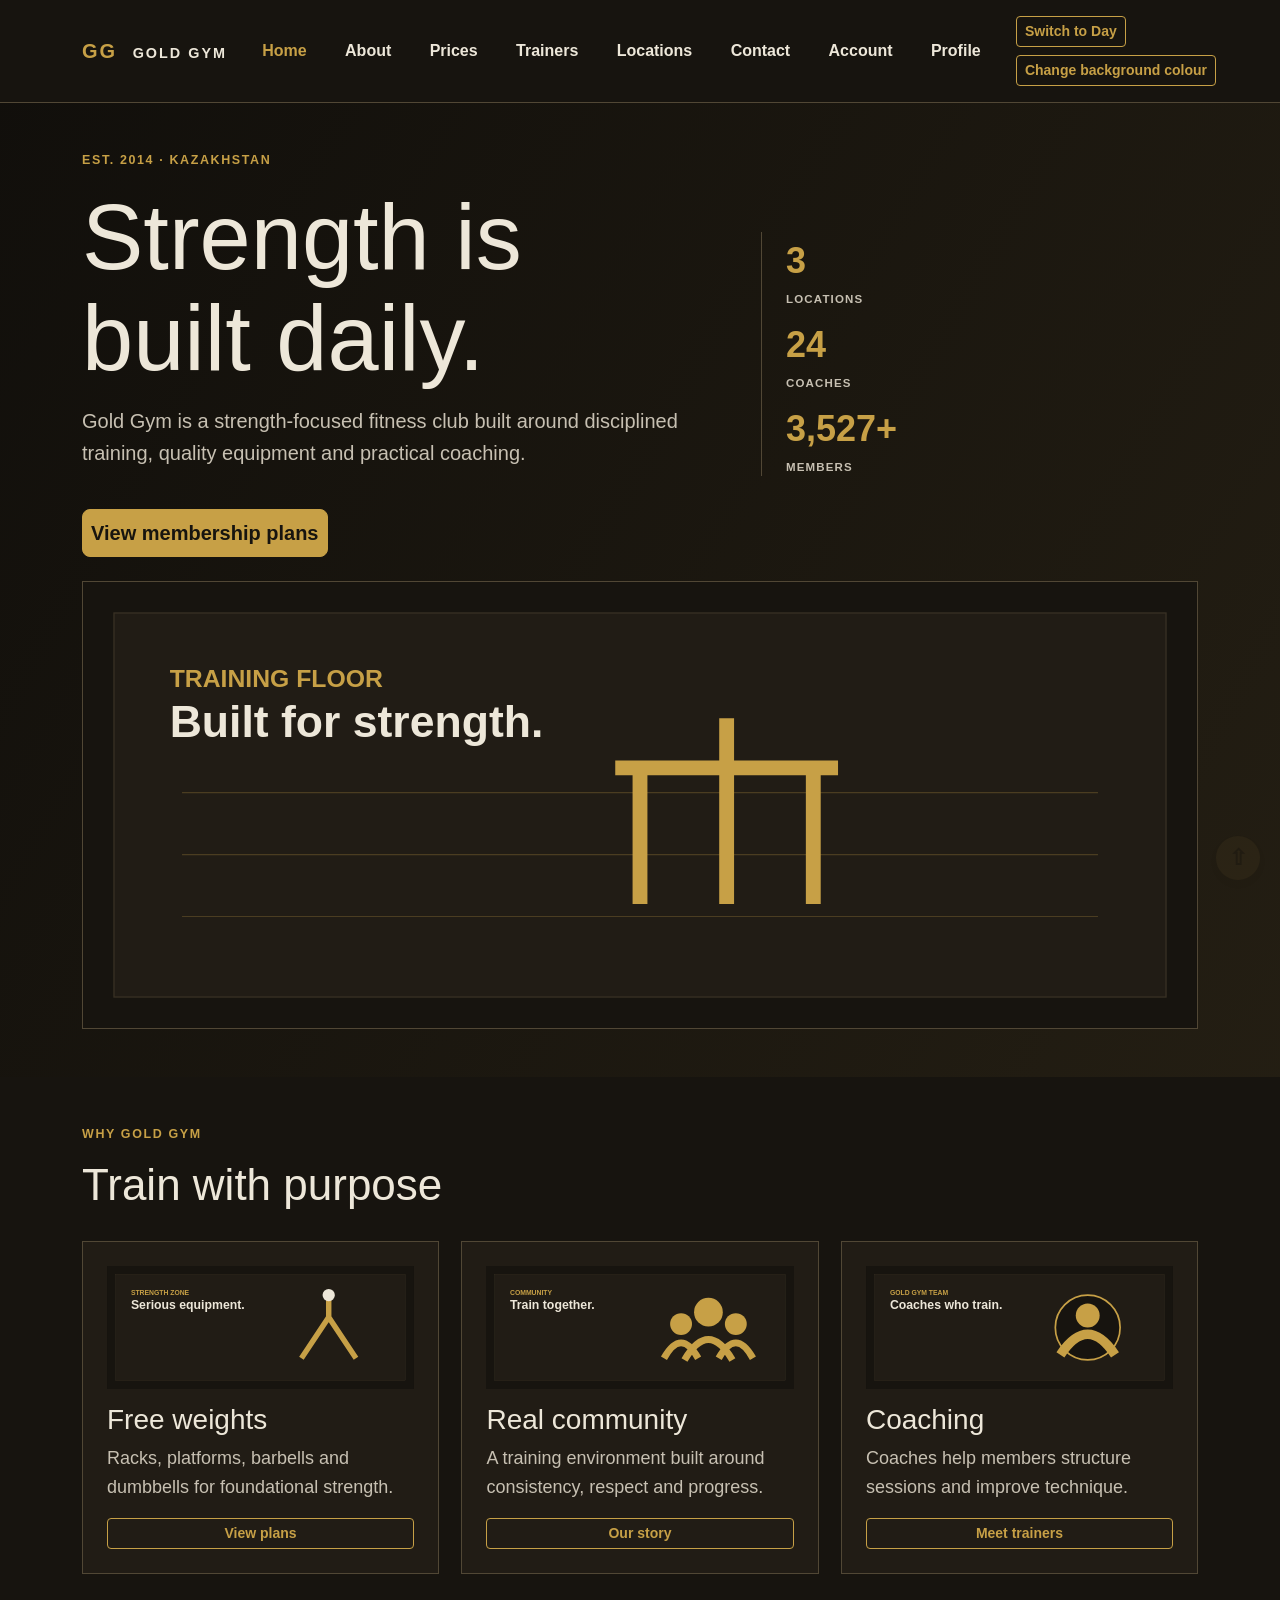
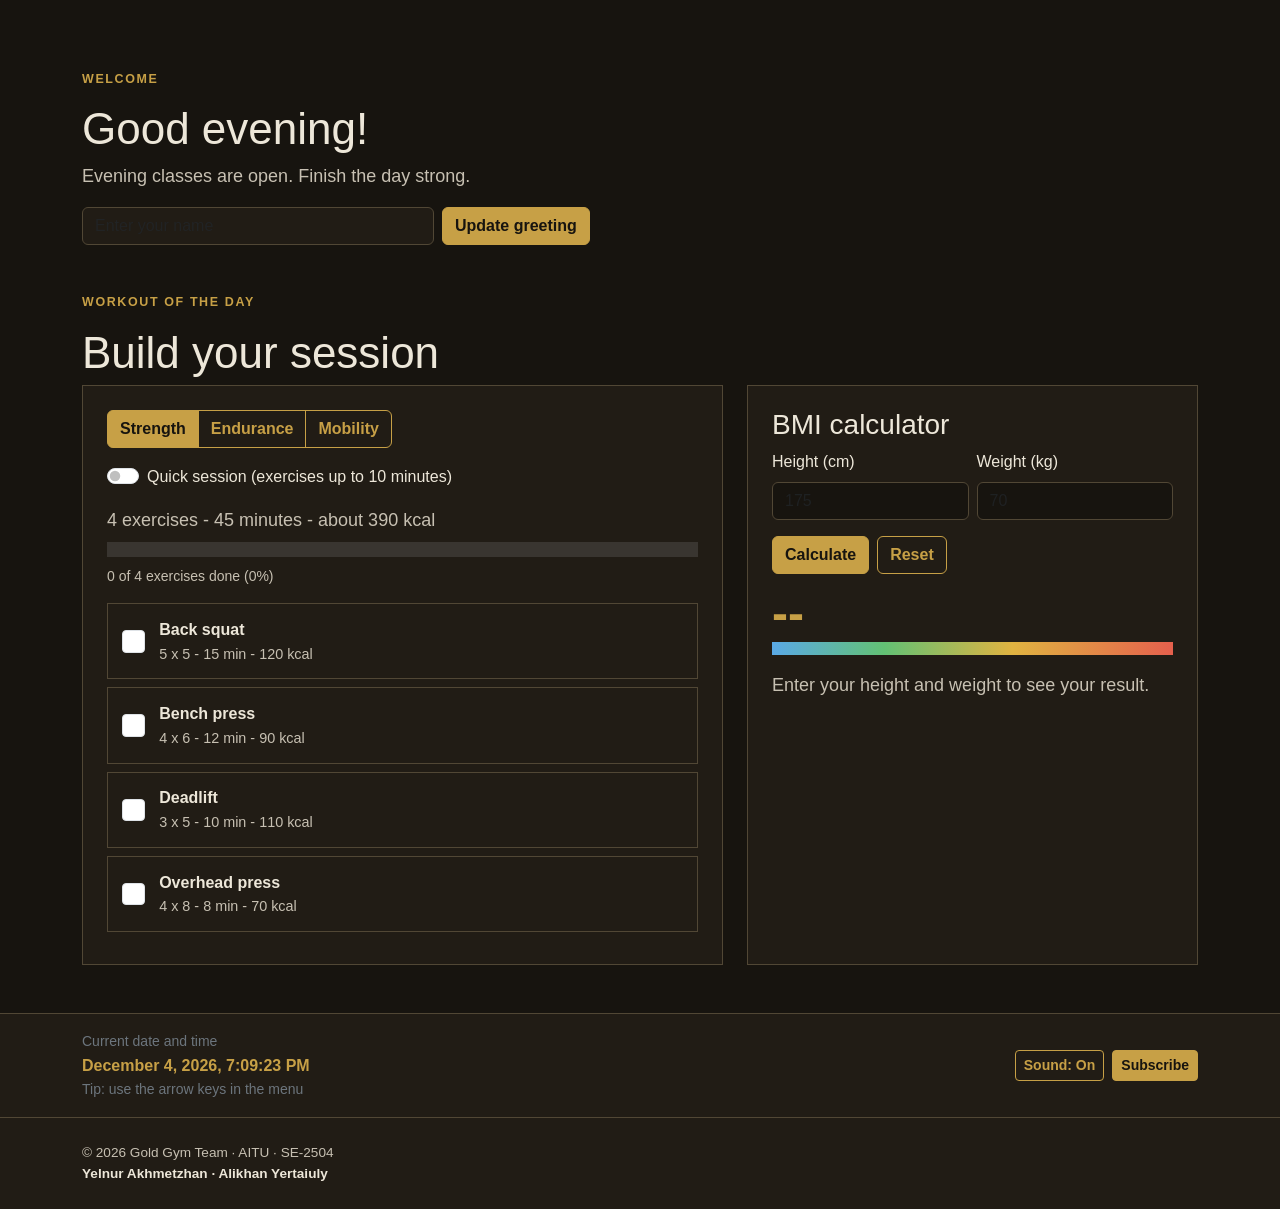
<file: index.html>
<!doctype html>
<html lang="en">
  <head>
    <!-- Team: Yelnur Akhmetzhan and Alikhan Yertaiuly | SE-2504 -->
    <meta charset="UTF-8" />
    <meta name="viewport" content="width=device-width, initial-scale=1" />
    <meta name="description" content="Gold Gym student project" />
    <title>Home | Gold Gym</title>
    <link
      href="https://cdn.jsdelivr.net/npm/bootstrap@5.3.3/dist/css/bootstrap.min.css"
      rel="stylesheet"
      integrity="sha384-QWTKZyjpPEjISv5WaRU9OFeRpok6YctnYmDr5pNlyT2bRjXh0JMhjY6hW+ALEwIH"
      crossorigin="anonymous"
    />
    <link rel="stylesheet" href="css/styles.css" />
  </head>
  <body>
    <header class="site-header sticky-top">
      <nav class="navbar navbar-expand-lg navbar-dark bg-dark py-3" aria-label="Primary navigation">
        <div class="container">
          <a class="navbar-brand logo" href="index.html">GG <span class="ms-2">GOLD GYM</span></a>
          <button
            class="navbar-toggler"
            type="button"
            data-bs-toggle="collapse"
            data-bs-target="#main-nav"
            aria-controls="main-nav"
            aria-expanded="false"
            aria-label="Toggle navigation"
          >
            <span class="navbar-toggler-icon"></span>
          </button>
          <div class="collapse navbar-collapse" id="main-nav">
            <ul class="navbar-nav ms-auto">
              <li class="nav-item">
                <a class="nav-link fw-bold px-lg-3 active" aria-current="page" href="index.html">Home</a>
              </li>
              <li class="nav-item"><a class="nav-link fw-bold px-lg-3" href="about.html">About</a></li>
              <li class="nav-item"><a class="nav-link fw-bold px-lg-3" href="prices.html">Prices</a></li>
              <li class="nav-item"><a class="nav-link fw-bold px-lg-3" href="trainers.html">Trainers</a></li>
              <li class="nav-item">
                <a class="nav-link fw-bold px-lg-3" href="locations.html">Locations</a>
              </li>
              <li class="nav-item"><a class="nav-link fw-bold px-lg-3" href="contact.html">Contact</a></li>
              <li class="nav-item"><a class="nav-link fw-bold px-lg-3" href="auth.html">Account</a></li>
              <li class="nav-item"><a class="nav-link fw-bold px-lg-3" href="profile.html">Profile</a></li>
            </ul><div class="nav-tools ms-lg-3 d-flex flex-wrap gap-2" aria-label="Theme controls"><button class="btn btn-outline-warning btn-sm" id="theme-btn" type="button" aria-pressed="false">Switch to Day</button><button class="btn btn-outline-warning btn-sm" id="bg-color-btn" type="button">Change background colour</button></div></div></div></nav>
    </header>
    <main>
      <section class="hero pt-5 pb-4 pb-lg-5">
        <div class="container">
          <div class="row align-items-center g-4 g-sm-5">
            <div class="col-md-8 col-lg-7">
              <p class="eyebrow">EST. 2014 · KAZAKHSTAN</p>
              <h1 class="mt-2 mb-3">Strength is<br />built daily.</h1>
              <p class="lead">
                Gold Gym is a strength-focused fitness club built around disciplined training, quality
                equipment and practical coaching.
              </p>
              <a class="btn btn-warning btn-lg mt-lg-4 px-sm-2" href="prices.html">View membership plans</a>
            </div>
            <div class="col-md-4 col-lg-5">
              <div class="stats ps-lg-4 pt-3 pt-lg-0">
                <b class="my-2"><span class="count" data-target="3">3</span><em>locations</em></b
                ><b class="my-2"><span class="count" data-target="27">27</span><em>coaches</em></b
                ><b class="my-2"><span class="count" data-target="4800" data-suffix="+">4,800+</span><em>members</em></b>
              </div>
            </div>
          </div>
          <img class="wide mt-4" src="images/gym-floor.svg" alt="Gold Gym training floor illustration" />
        </div>
      </section>
      <section class="container py-5">
        <p class="eyebrow">WHY GOLD GYM</p>
        <h2>Train with purpose</h2>
        <div class="responsive-card-group">
          <article>
            <img src="images/strength.svg" alt="Strength equipment illustration" />
            <h3>Free weights</h3>
            <p>Racks, platforms, barbells and dumbbells for foundational strength.</p>
            <a class="btn btn-outline-warning btn-sm mt-auto" href="prices.html">View plans</a>
          </article>
          <article>
            <img src="images/community.svg" alt="Gym community illustration" />
            <h3>Real community</h3>
            <p>A training environment built around consistency, respect and progress.</p>
            <a class="btn btn-outline-warning btn-sm mt-auto" href="about.html">Our story</a>
          </article>
          <article>
            <img src="images/team.svg" alt="Gold Gym team illustration" />
            <h3>Coaching</h3>
            <p>Coaches help members structure sessions and improve technique.</p>
            <a class="btn btn-outline-warning btn-sm mt-auto" href="trainers.html">Meet trainers</a>
          </article>
        </div>
      </section>
      <section class="container py-5 greeting-section" aria-labelledby="greeting">
        <p class="eyebrow">WELCOME</p>
        <h2 id="greeting">Welcome to Gold Gym</h2>
        <p id="greeting-sub" role="status">Tell us your name and we will greet you in person.</p>
        <form id="name-form" class="d-flex flex-wrap gap-2 interactive-form" novalidate>
          <label class="visually-hidden" for="name-input">Your name</label>
          <input class="form-control" id="name-input" type="text" placeholder="Enter your name" autocomplete="given-name" />
          <button class="btn btn-warning" type="submit">Update greeting</button>
        </form>
      </section>
      <section class="container pb-5" aria-labelledby="workout-title">
        <p class="eyebrow">WORKOUT OF THE DAY</p>
        <h2 id="workout-title">Build your session</h2>
        <div class="row g-4">
          <div class="col-lg-7">
            <div class="panel-box">
              <div class="btn-group flex-wrap" role="group" aria-label="Training goal">
                <button type="button" class="btn btn-outline-warning active" data-goal="strength" aria-pressed="true">Strength</button>
                <button type="button" class="btn btn-outline-warning" data-goal="endurance" aria-pressed="false">Endurance</button>
                <button type="button" class="btn btn-outline-warning" data-goal="mobility" aria-pressed="false">Mobility</button>
              </div>
              <div class="form-check form-switch mt-3">
                <input class="form-check-input" type="checkbox" role="switch" id="quick-only" />
                <label class="form-check-label" for="quick-only">Quick session (exercises up to 10 minutes)</label>
              </div>
              <p id="workout-summary" class="mt-3 mb-2" role="status"></p>
              <div class="progress progress-gg" role="progressbar" aria-label="Workout progress" aria-valuemin="0" aria-valuemax="100" aria-valuenow="0">
                <div class="progress-bar" id="workout-progress"></div>
              </div>
              <p id="workout-progress-text" class="small mt-2 mb-3"></p>
              <ul id="exercise-list" class="exercise-list"></ul>
            </div>
          </div>
          <div class="col-lg-5">
            <div class="panel-box">
              <h3>BMI calculator</h3>
              <form id="bmi-form" novalidate>
                <div class="row g-2">
                  <div class="col-6">
                    <label class="form-label" for="bmi-height">Height (cm)</label>
                    <input class="form-control" id="bmi-height" type="number" inputmode="decimal" placeholder="175" />
                  </div>
                  <div class="col-6">
                    <label class="form-label" for="bmi-weight">Weight (kg)</label>
                    <input class="form-control" id="bmi-weight" type="number" inputmode="decimal" placeholder="70" />
                  </div>
                </div>
                <div class="d-flex gap-2 mt-3">
                  <button class="btn btn-warning" type="submit">Calculate</button>
                  <button class="btn btn-outline-warning" id="bmi-reset" type="button">Reset</button>
                </div>
              </form>
              <p class="bmi-value mt-3 mb-1" id="bmi-value" aria-live="polite">--</p>
              <div class="bmi-bar" aria-hidden="true"><span class="bmi-marker" id="bmi-marker"></span></div>
              <p id="bmi-text" class="mt-3 mb-0" role="status">Enter your height and weight to see your result.</p>
            </div>
          </div>
        </div>
      </section>
    </main>
    <section class="tools-bar py-3" aria-label="Page tools">
      <div class="container d-flex flex-wrap align-items-center justify-content-between gap-3">
        <div><span class="text-secondary small d-block">Current date and time</span><time id="datetime">Loading…</time><span class="text-secondary small d-block">Tip: use the arrow keys in the menu</span></div>
        <div class="d-flex flex-wrap gap-2">
          
          <button class="btn btn-outline-warning btn-sm" id="sound-btn" type="button" aria-pressed="true">Sound: On</button>
          
          <button class="btn btn-warning btn-sm" type="button" data-open-popup>Subscribe</button>
        </div>
      </div>
    </section>
    <div class="popup-overlay" id="subscribe-popup" aria-hidden="true" role="dialog" aria-modal="true" aria-labelledby="popup-title">
      <div class="popup-box">
        <button class="popup-close" type="button" aria-label="Close popup">&times;</button>
        <h2 class="h3" id="popup-title">Subscribe to Gold Gym</h2>
        <p>Get training tips and club news straight to your inbox.</p>
        <form novalidate>
          <label class="form-label" for="popup-email">Email</label>
          <input class="form-control" id="popup-email" type="text" placeholder="name@mail.com" />
          <p id="popup-status" class="mt-2 mb-0" role="status"></p>
          <button class="btn btn-warning w-100 mt-3" type="submit">Subscribe</button>
        </form>
      </div>
    </div>
    <footer class="py-4">
      <div class="container">
        © 2026 Gold Gym Team · AITU · SE-2504<br /><strong
          >Yelnur Akhmetzhan · Alikhan Yertaiuly</strong
        >
      </div>
    </footer>
    <script
      src="https://cdn.jsdelivr.net/npm/bootstrap@5.3.3/dist/js/bootstrap.bundle.min.js"
      integrity="sha384-YvpcrYf0tY3lHB60NNkmXc5s9fDVZLESaAA55NDzOxhy9GkcIdslK1eN7N6jIeHz"
      crossorigin="anonymous"
    ></script>
    <script src="js/sound.js"></script>
    <script src="js/validation.js"></script>
    <script src="js/accordion.js"></script>
    <script src="js/popup.js"></script>
    <script src="js/background.js?v=4"></script>
    <script src="js/datetime.js"></script>
    <script src="js/theme.js?v=3"></script>
    <script src="js/keyboard-nav.js"></script>
    <script src="js/greeting.js"></script>
    <script src="js/workout.js"></script>
    <script src="js/bmi.js"></script>
    <script src="js/vendor/jquery-3.7.1.min.js"></script>
    <script src="js/jq-core.js"></script>
    <script src="js/jq-counters.js"></script>
  </body>
</html>
</file>
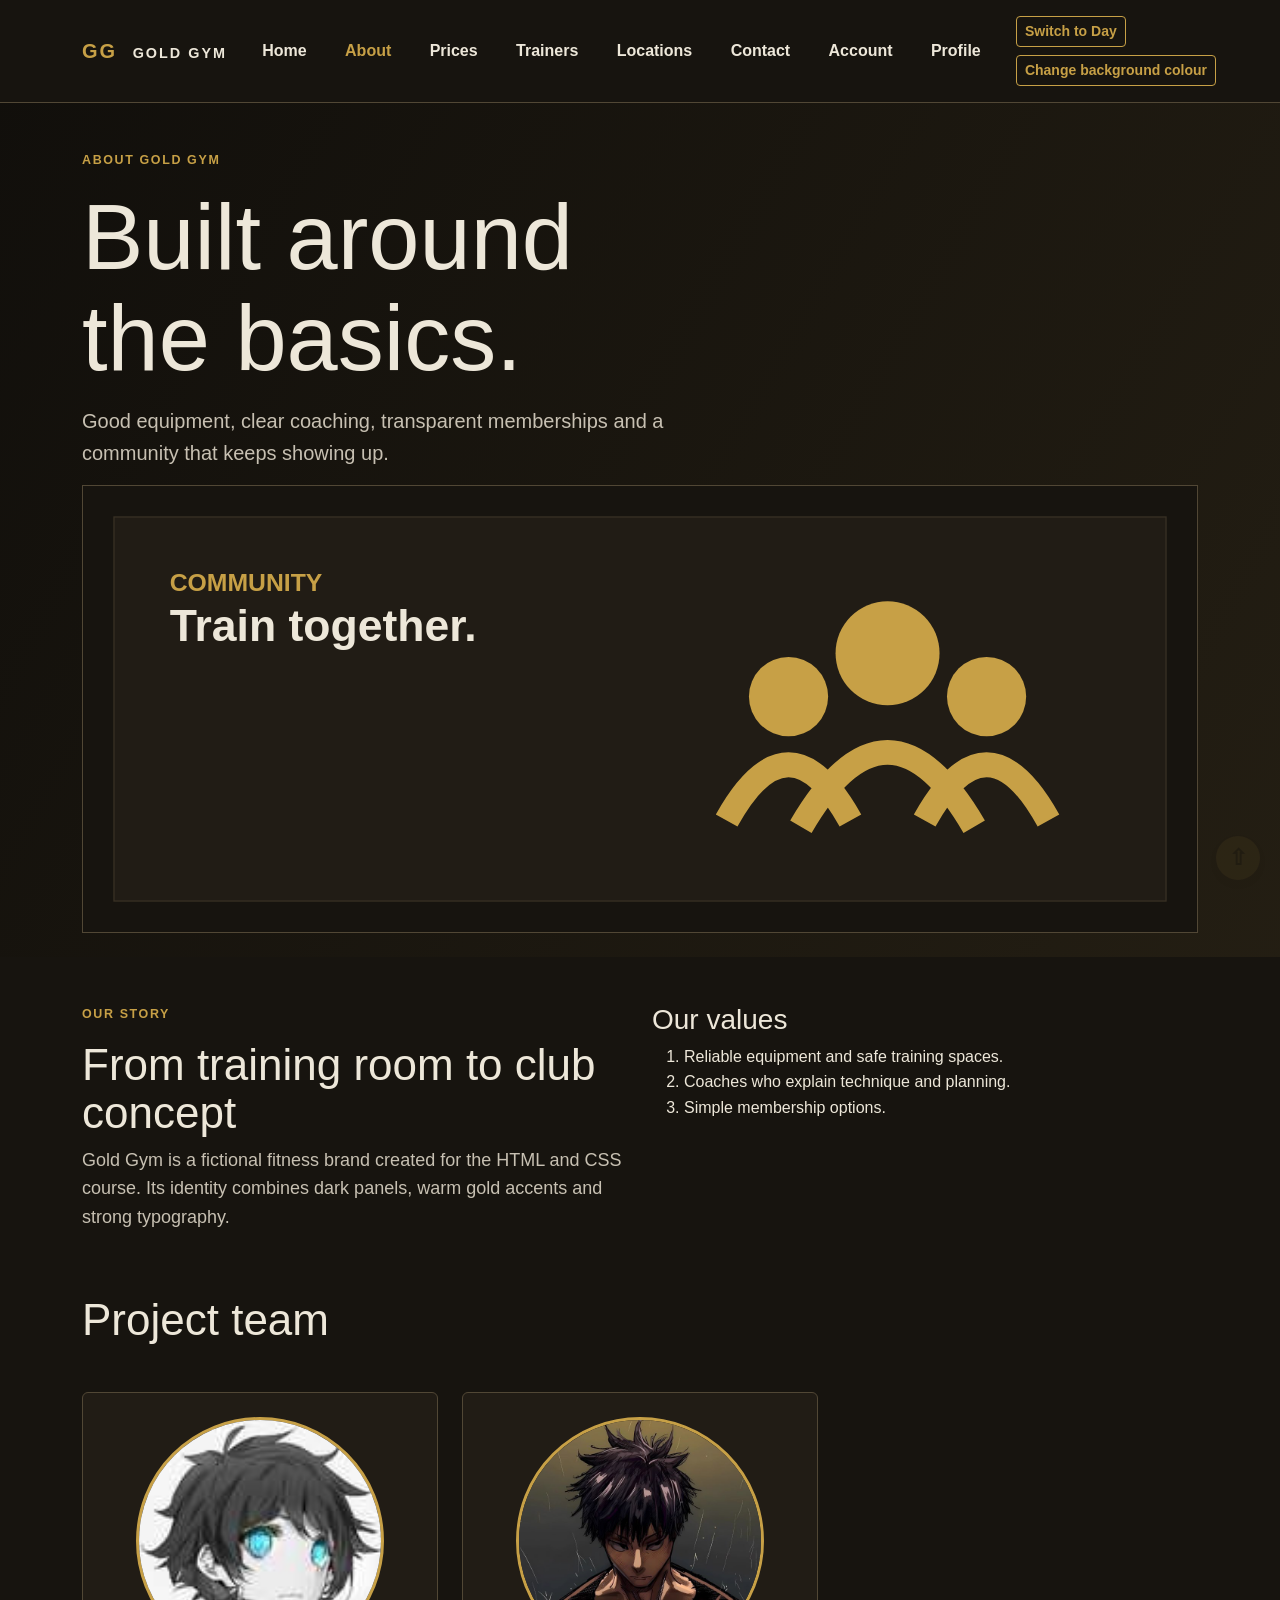
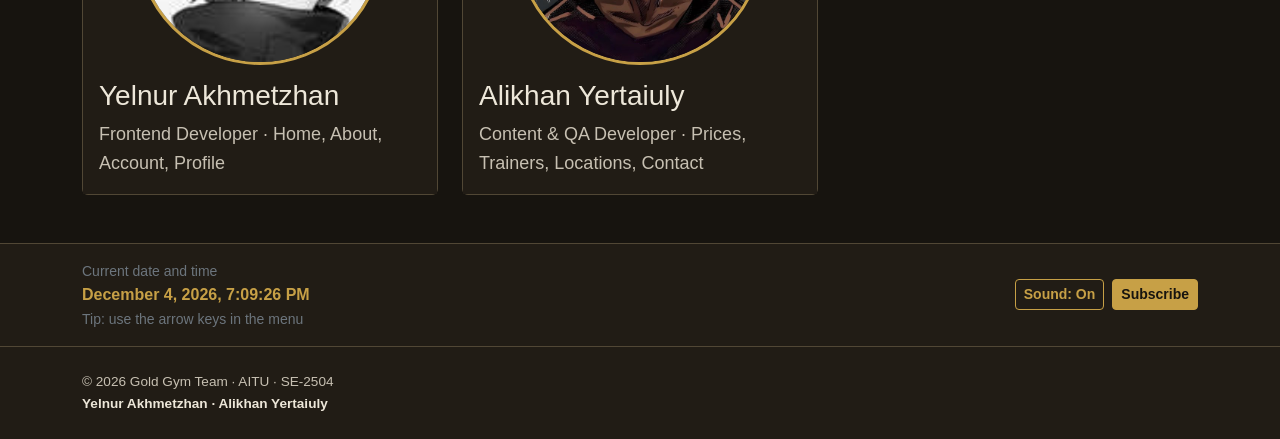
<file: about.html>
<!doctype html>
<html lang="en">
  <head>
    <!-- Team: Yelnur Akhmetzhan and Alikhan Yertaiuly | SE-2504 -->
    <meta charset="UTF-8" />
    <meta name="viewport" content="width=device-width, initial-scale=1" />
    <meta name="description" content="Gold Gym student project" />
    <title>About | Gold Gym</title>
    <link
      href="https://cdn.jsdelivr.net/npm/bootstrap@5.3.3/dist/css/bootstrap.min.css"
      rel="stylesheet"
      integrity="sha384-QWTKZyjpPEjISv5WaRU9OFeRpok6YctnYmDr5pNlyT2bRjXh0JMhjY6hW+ALEwIH"
      crossorigin="anonymous"
    />
    <link rel="stylesheet" href="css/styles.css" />
  </head>
  <body>
    <header class="site-header sticky-top">
      <nav class="navbar navbar-expand-lg navbar-dark bg-dark py-3" aria-label="Primary navigation">
        <div class="container">
          <a class="navbar-brand logo" href="index.html">GG <span class="ms-2">GOLD GYM</span></a>
          <button
            class="navbar-toggler"
            type="button"
            data-bs-toggle="collapse"
            data-bs-target="#main-nav"
            aria-controls="main-nav"
            aria-expanded="false"
            aria-label="Toggle navigation"
          >
            <span class="navbar-toggler-icon"></span>
          </button>
          <div class="collapse navbar-collapse" id="main-nav">
            <ul class="navbar-nav ms-auto">
              <li class="nav-item"><a class="nav-link fw-bold px-lg-3" href="index.html">Home</a></li>
              <li class="nav-item">
                <a class="nav-link fw-bold px-lg-3 active" aria-current="page" href="about.html">About</a>
              </li>
              <li class="nav-item"><a class="nav-link fw-bold px-lg-3" href="prices.html">Prices</a></li>
              <li class="nav-item"><a class="nav-link fw-bold px-lg-3" href="trainers.html">Trainers</a></li>
              <li class="nav-item">
                <a class="nav-link fw-bold px-lg-3" href="locations.html">Locations</a>
              </li>
              <li class="nav-item"><a class="nav-link fw-bold px-lg-3" href="contact.html">Contact</a></li>
              <li class="nav-item"><a class="nav-link fw-bold px-lg-3" href="auth.html">Account</a></li>
              <li class="nav-item"><a class="nav-link fw-bold px-lg-3" href="profile.html">Profile</a></li>
            </ul><div class="nav-tools ms-lg-3 d-flex flex-wrap gap-2" aria-label="Theme controls"><button class="btn btn-outline-warning btn-sm" id="theme-btn" type="button" aria-pressed="false">Switch to Day</button><button class="btn btn-outline-warning btn-sm" id="bg-color-btn" type="button">Change background colour</button></div></div></div></nav>
    </header>
    <main>
      <section class="hero pt-5 pb-4">
        <div class="container">
          <p class="eyebrow">ABOUT GOLD GYM</p>
          <h1 class="mt-2 mb-3">Built around<br />the basics.</h1>
          <p class="lead">
            Good equipment, clear coaching, transparent memberships and a community that keeps showing up.
          </p>
          <img class="wide" src="images/community.svg" alt="Gold Gym community illustration" />
        </div>
      </section>
      <section class="container py-5">
        <div class="row g-4 align-items-start">
          <div class="col-md-6 col-lg-6">
            <p class="eyebrow">OUR STORY</p>
            <h2>From training room to club concept</h2>
            <p>
              Gold Gym is a fictional fitness brand created for the HTML and CSS course. Its identity combines
              dark panels, warm gold accents and strong typography.
            </p>
          </div>
          <div class="col-md-6 col-lg-6">
            <h3>Our values</h3>
            <ol>
              <li>Reliable equipment and safe training spaces.</li>
              <li>Coaches who explain technique and planning.</li>
              <li>Simple membership options.</li>
            </ol>
          </div>
        </div>
        <h2 class="mt-5">Project team</h2>
        <div class="row row-cols-1 row-cols-md-3 g-4 mt-lg-4">
          <div class="col">
            <article class="card gym-card h-100">
              <img src="images/yelnur.jpg" class="card-img-top round mt-4 mx-auto" alt="Yelnur Akhmetzhan" />
              <div class="card-body">
                <h3 class="card-title">Yelnur Akhmetzhan</h3>
                <p class="card-text">Frontend Developer · Home, About, Account, Profile</p>
              </div>
            </article>
          </div>
          <div class="col">
            <article class="card gym-card h-100">
              <img src="images/alikhan.jpg" class="card-img-top round mt-4 mx-auto" alt="Alikhan Yertaiuly" />
              <div class="card-body">
                <h3 class="card-title">Alikhan Yertaiuly</h3>
                <p class="card-text">Content & QA Developer · Prices, Trainers, Locations, Contact</p>
              </div>
            </article>
          </div>
        </div>
      </section>
    </main>
    <section class="tools-bar py-3" aria-label="Page tools">
      <div class="container d-flex flex-wrap align-items-center justify-content-between gap-3">
        <div><span class="text-secondary small d-block">Current date and time</span><time id="datetime">Loading…</time><span class="text-secondary small d-block">Tip: use the arrow keys in the menu</span></div>
        <div class="d-flex flex-wrap gap-2">
          
          <button class="btn btn-outline-warning btn-sm" id="sound-btn" type="button" aria-pressed="true">Sound: On</button>
          
          <button class="btn btn-warning btn-sm" type="button" data-open-popup>Subscribe</button>
        </div>
      </div>
    </section>
    <div class="popup-overlay" id="subscribe-popup" aria-hidden="true" role="dialog" aria-modal="true" aria-labelledby="popup-title">
      <div class="popup-box">
        <button class="popup-close" type="button" aria-label="Close popup">&times;</button>
        <h2 class="h3" id="popup-title">Subscribe to Gold Gym</h2>
        <p>Get training tips and club news straight to your inbox.</p>
        <form novalidate>
          <label class="form-label" for="popup-email">Email</label>
          <input class="form-control" id="popup-email" type="text" placeholder="name@mail.com" />
          <p id="popup-status" class="mt-2 mb-0" role="status"></p>
          <button class="btn btn-warning w-100 mt-3" type="submit">Subscribe</button>
        </form>
      </div>
    </div>
    <footer class="py-4">
      <div class="container">
        © 2026 Gold Gym Team · AITU · SE-2504<br /><strong
          >Yelnur Akhmetzhan · Alikhan Yertaiuly</strong
        >
      </div>
    </footer>
    <script
      src="https://cdn.jsdelivr.net/npm/bootstrap@5.3.3/dist/js/bootstrap.bundle.min.js"
      integrity="sha384-YvpcrYf0tY3lHB60NNkmXc5s9fDVZLESaAA55NDzOxhy9GkcIdslK1eN7N6jIeHz"
      crossorigin="anonymous"
    ></script>
    <script src="js/sound.js"></script>
    <script src="js/validation.js"></script>
    <script src="js/accordion.js"></script>
    <script src="js/popup.js"></script>
    <script src="js/background.js?v=4"></script>
    <script src="js/datetime.js"></script>
    <script src="js/theme.js?v=3"></script>
    <script src="js/keyboard-nav.js"></script>
    <script src="js/vendor/jquery-3.7.1.min.js"></script>
    <script src="js/jq-core.js"></script>
    <script src="js/jq-about.js"></script>
  </body>
</html>
</file>
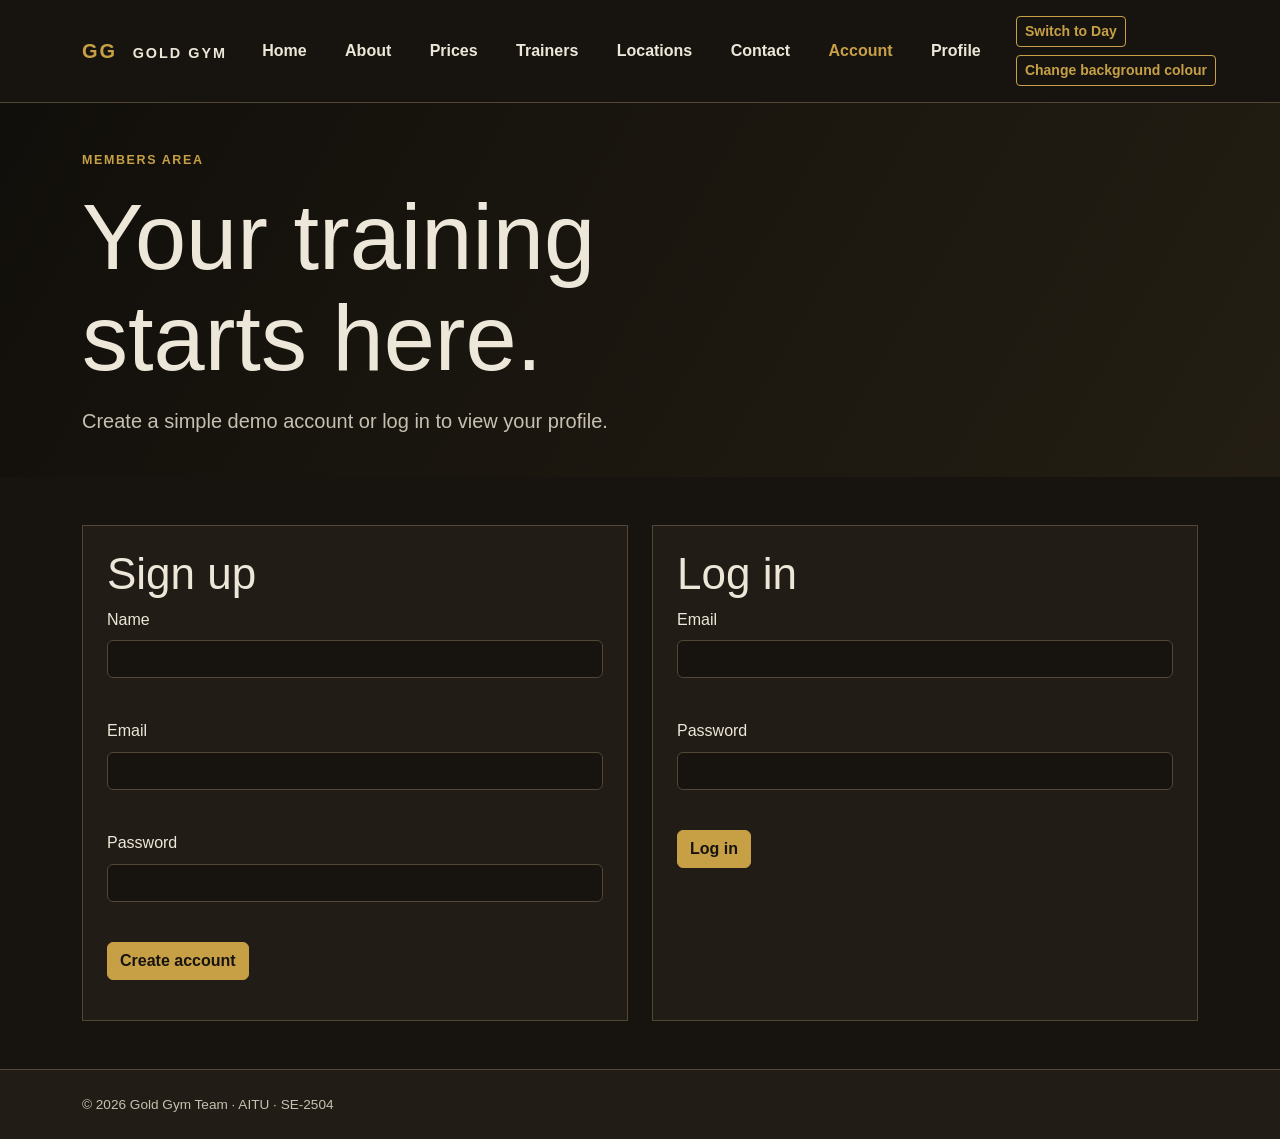
<file: auth.html>
<!doctype html>
<html lang="en">
  <head>
    <meta charset="UTF-8" />
    <meta name="viewport" content="width=device-width, initial-scale=1" />
    <meta name="description" content="Gold Gym account access" />
    <title>Account | Gold Gym</title>
    <link href="https://cdn.jsdelivr.net/npm/bootstrap@5.3.3/dist/css/bootstrap.min.css" rel="stylesheet" />
    <link rel="stylesheet" href="css/styles.css" />
  </head>
  <body>
    <header class="site-header sticky-top">
      <nav class="navbar navbar-expand-lg navbar-dark bg-dark py-3" aria-label="Primary navigation">
        <div class="container">
          <a class="navbar-brand logo" href="index.html">GG <span class="ms-2">GOLD GYM</span></a>
          <button class="navbar-toggler" type="button" data-bs-toggle="collapse" data-bs-target="#main-nav" aria-label="Toggle navigation"><span class="navbar-toggler-icon"></span></button>
          <div class="collapse navbar-collapse" id="main-nav">
            <ul class="navbar-nav ms-auto">
              <li class="nav-item"><a class="nav-link fw-bold px-lg-3" href="index.html">Home</a></li>
              <li class="nav-item"><a class="nav-link fw-bold px-lg-3" href="about.html">About</a></li>
              <li class="nav-item"><a class="nav-link fw-bold px-lg-3" href="prices.html">Prices</a></li>
              <li class="nav-item"><a class="nav-link fw-bold px-lg-3" href="trainers.html">Trainers</a></li>
              <li class="nav-item"><a class="nav-link fw-bold px-lg-3" href="locations.html">Locations</a></li>
              <li class="nav-item"><a class="nav-link fw-bold px-lg-3" href="contact.html">Contact</a></li>
              <li class="nav-item"><a class="nav-link fw-bold px-lg-3 active" aria-current="page" href="auth.html">Account</a></li>
              <li class="nav-item"><a class="nav-link fw-bold px-lg-3" href="profile.html">Profile</a></li>
            </ul><div class="nav-tools ms-lg-3 d-flex flex-wrap gap-2" aria-label="Theme controls"><button class="btn btn-outline-warning btn-sm" id="theme-btn" type="button" aria-pressed="false">Switch to Day</button><button class="btn btn-outline-warning btn-sm" id="bg-color-btn" type="button">Change background colour</button></div></div></div></nav>
    </header>
    <main>
      <section class="hero pt-5 pb-4"><div class="container"><p class="eyebrow">MEMBERS AREA</p><h1 class="mt-2 mb-3">Your training<br />starts here.</h1><p class="lead">Create a simple demo account or log in to view your profile.</p></div></section>
      <section class="container py-5"><div class="row g-4">
        <div class="col-md-6"><form id="signup-form" class="panel-box" novalidate><h2>Sign up</h2>
          <label class="form-label" for="signup-name">Name</label><input class="form-control mb-1" id="signup-name" type="text" autocomplete="name" /><div class="error-text" id="signup-name-error"></div>
          <label class="form-label mt-3" for="signup-email">Email</label><input class="form-control mb-1" id="signup-email" type="text" autocomplete="email" /><div class="error-text" id="signup-email-error"></div>
          <label class="form-label mt-3" for="signup-password">Password</label><input class="form-control mb-1" id="signup-password" type="password" autocomplete="new-password" /><div class="error-text" id="signup-password-error"></div>
          <button class="btn btn-warning mt-3" type="submit">Create account</button><p id="signup-status" class="mt-3 mb-0" role="status"></p>
        </form></div>
        <div class="col-md-6"><form id="login-form" class="panel-box" novalidate><h2>Log in</h2>
          <label class="form-label" for="login-email">Email</label><input class="form-control mb-1" id="login-email" type="text" autocomplete="email" /><div class="error-text" id="login-email-error"></div>
          <label class="form-label mt-3" for="login-password">Password</label><input class="form-control mb-1" id="login-password" type="password" autocomplete="current-password" /><div class="error-text" id="login-password-error"></div>
          <button class="btn btn-warning mt-3" type="submit">Log in</button><p id="login-status" class="mt-3 mb-0" role="status"></p>
        </form></div>
      </div></section>
    </main>
    <footer class="py-4"><div class="container">© 2026 Gold Gym Team · AITU · SE-2504</div></footer>
    <script src="https://cdn.jsdelivr.net/npm/bootstrap@5.3.3/dist/js/bootstrap.bundle.min.js"></script>
    <script src="js/sound.js"></script><script src="js/background.js?v=4"></script><script src="js/theme.js?v=3"></script><script src="js/auth.js"></script>
  </body>
</html>
</file>
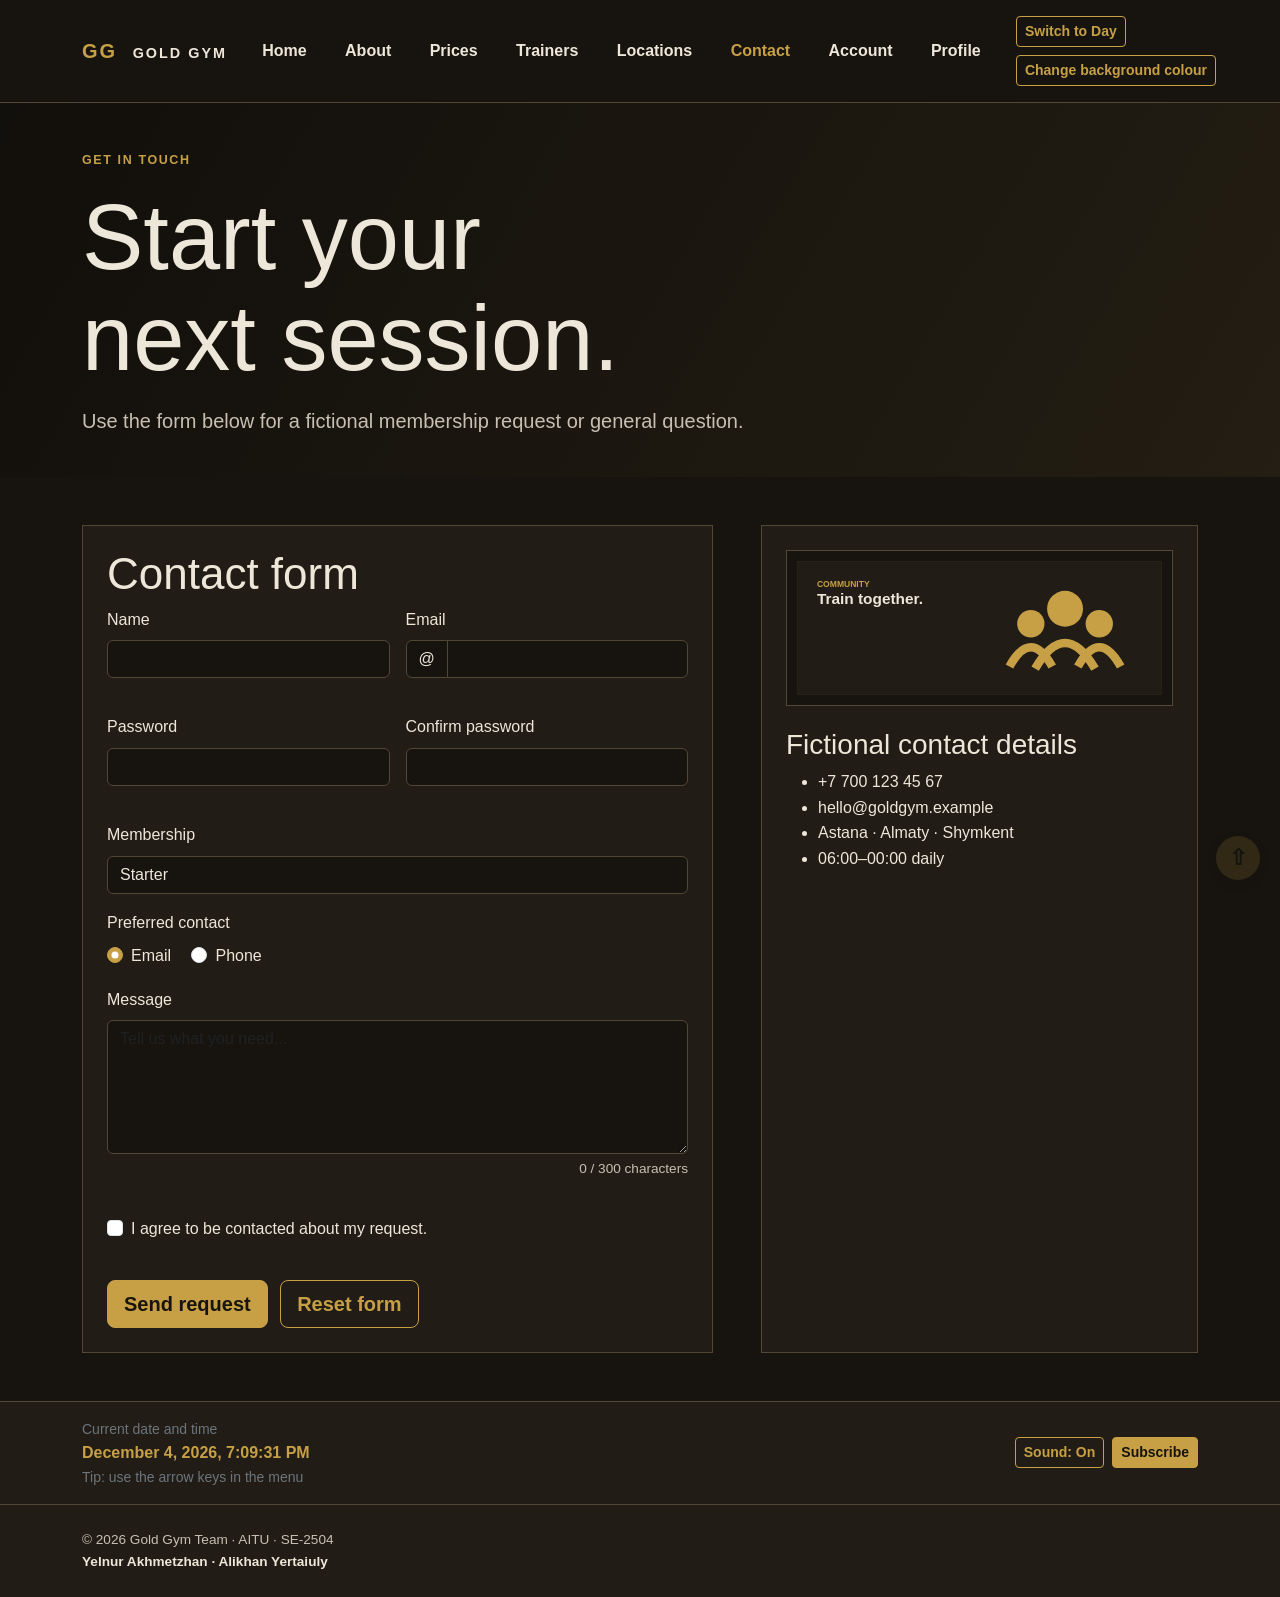
<file: contact.html>
<!doctype html>
<html lang="en">
  <head>
    <!-- Team: Yelnur Akhmetzhan and Alikhan Yertaiuly | SE-2504 -->
    <meta charset="UTF-8" />
    <meta name="viewport" content="width=device-width, initial-scale=1" />
    <meta name="description" content="Gold Gym student project" />
    <title>Contact | Gold Gym</title>
    <link
      href="https://cdn.jsdelivr.net/npm/bootstrap@5.3.3/dist/css/bootstrap.min.css"
      rel="stylesheet"
      integrity="sha384-QWTKZyjpPEjISv5WaRU9OFeRpok6YctnYmDr5pNlyT2bRjXh0JMhjY6hW+ALEwIH"
      crossorigin="anonymous"
    />
    <link rel="stylesheet" href="css/styles.css" />
  </head>
  <body>
    <header class="site-header sticky-top">
      <nav class="navbar navbar-expand-lg navbar-dark bg-dark py-3" aria-label="Primary navigation">
        <div class="container">
          <a class="navbar-brand logo" href="index.html">GG <span class="ms-2">GOLD GYM</span></a>
          <button
            class="navbar-toggler"
            type="button"
            data-bs-toggle="collapse"
            data-bs-target="#main-nav"
            aria-controls="main-nav"
            aria-expanded="false"
            aria-label="Toggle navigation"
          >
            <span class="navbar-toggler-icon"></span>
          </button>
          <div class="collapse navbar-collapse" id="main-nav">
            <ul class="navbar-nav ms-auto">
              <li class="nav-item"><a class="nav-link fw-bold px-lg-3" href="index.html">Home</a></li>
              <li class="nav-item"><a class="nav-link fw-bold px-lg-3" href="about.html">About</a></li>
              <li class="nav-item"><a class="nav-link fw-bold px-lg-3" href="prices.html">Prices</a></li>
              <li class="nav-item"><a class="nav-link fw-bold px-lg-3" href="trainers.html">Trainers</a></li>
              <li class="nav-item">
                <a class="nav-link fw-bold px-lg-3" href="locations.html">Locations</a>
              </li>
              <li class="nav-item">
                <a class="nav-link fw-bold px-lg-3 active" aria-current="page" href="contact.html">Contact</a>
              </li>
              <li class="nav-item"><a class="nav-link fw-bold px-lg-3" href="auth.html">Account</a></li>
              <li class="nav-item"><a class="nav-link fw-bold px-lg-3" href="profile.html">Profile</a></li>
            </ul><div class="nav-tools ms-lg-3 d-flex flex-wrap gap-2" aria-label="Theme controls"><button class="btn btn-outline-warning btn-sm" id="theme-btn" type="button" aria-pressed="false">Switch to Day</button><button class="btn btn-outline-warning btn-sm" id="bg-color-btn" type="button">Change background colour</button></div></div></div></nav>
    </header>
    <main>
      <section class="hero pt-5 pb-4">
        <div class="container">
          <p class="eyebrow">GET IN TOUCH</p>
          <h1 class="mt-2 mb-3">Start your<br />next session.</h1>
          <p class="lead">Use the form below for a fictional membership request or general question.</p>
        </div>
      </section>
      <section class="container py-5">
        <div class="row g-4 g-sm-5">
          <div class="col-md-7 col-lg-7">
            <form class="contact-form p-4" id="contact-form" action="#" method="post" novalidate>
              <h2>Contact form</h2>
              <div class="row g-3">
                <div class="col-md-6">
                  <label class="form-label" for="name">Name</label
                  ><input class="form-control" id="name" name="name" type="text" autocomplete="name" /><div class="error-text" id="name-error" role="alert"></div>
                </div>
                <div class="col-md-6">
                  <label class="form-label" for="email">Email</label>
                  <div class="input-group">
                    <span class="input-group-text">@</span
                    ><input class="form-control" id="email" name="email" type="text" autocomplete="email" />
                  </div>
                  <div class="error-text" id="email-error" role="alert"></div>
                </div>
                <div class="col-md-6">
                  <label class="form-label" for="password">Password</label>
                  <input class="form-control" id="password" name="password" type="password" autocomplete="new-password" />
                  <div class="error-text" id="password-error" role="alert"></div>
                </div>
                <div class="col-md-6">
                  <label class="form-label" for="confirm">Confirm password</label>
                  <input class="form-control" id="confirm" name="confirm" type="password" autocomplete="new-password" />
                  <div class="error-text" id="confirm-error" role="alert"></div>
                </div>
                <div class="col-12">
                  <label class="form-label" for="plan">Membership</label
                  ><select class="form-select" id="plan" name="plan">
                    <option>Starter</option>
                    <option>Standard</option>
                    <option>Performance</option>
                  </select>
                </div>
                <fieldset class="col-12">
                  <legend class="fs-6">Preferred contact</legend>
                  <div class="form-check form-check-inline">
                    <input
                      class="form-check-input"
                      type="radio"
                      name="contact"
                      id="email-contact"
                      value="email"
                      checked
                    /><label class="form-check-label" for="email-contact">Email</label>
                  </div>
                  <div class="form-check form-check-inline">
                    <input
                      class="form-check-input"
                      type="radio"
                      name="contact"
                      id="phone-contact"
                      value="phone"
                    /><label class="form-check-label" for="phone-contact">Phone</label>
                  </div>
                </fieldset>
                <div class="col-12">
                  <label class="form-label" for="message">Message</label
                  ><textarea
                    class="form-control"
                    id="message"
                    name="message"
                    rows="5"
                    placeholder="Tell us what you need..."
                  ></textarea>
                  <div class="error-text" id="message-error" role="alert"></div>
                </div>
                <div class="col-12">
                  <div class="form-check">
                    <input
                      class="form-check-input"
                      type="checkbox"
                      id="consent"
                      name="consent"
                    /><label class="form-check-label" for="consent"
                      >I agree to be contacted about my request.</label
                    >
                    <div class="error-text" id="consent-error" role="alert"></div>
                  </div>
                </div>
                <div class="col-12">
                  <button class="btn btn-warning btn-lg" type="submit">Send request</button>
                  <button class="btn btn-outline-warning btn-lg ms-2" id="contact-reset" type="button">Reset form</button>
                  <div id="form-status" role="status"></div>
                </div>
              </div>
            </form>
          </div>
          <aside class="col-md-5 col-lg-5">
            <div class="location-panel p-4 h-100">
              <img class="wide mt-0" src="images/community.svg" alt="Gold Gym contact illustration" />
              <h2 class="h3 mt-4">Fictional contact details</h2>
              <ul>
                <li>+7 700 123 45 67</li>
                <li>hello@goldgym.example</li>
                <li>Astana · Almaty · Shymkent</li>
                <li>06:00–00:00 daily</li>
              </ul>
            </div>
          </aside>
        </div>
      </section>
    </main>
    <section class="tools-bar py-3" aria-label="Page tools">
      <div class="container d-flex flex-wrap align-items-center justify-content-between gap-3">
        <div><span class="text-secondary small d-block">Current date and time</span><time id="datetime">Loading…</time><span class="text-secondary small d-block">Tip: use the arrow keys in the menu</span></div>
        <div class="d-flex flex-wrap gap-2">
          
          <button class="btn btn-outline-warning btn-sm" id="sound-btn" type="button" aria-pressed="true">Sound: On</button>
          
          <button class="btn btn-warning btn-sm" type="button" data-open-popup>Subscribe</button>
        </div>
      </div>
    </section>
    <div class="popup-overlay" id="subscribe-popup" aria-hidden="true" role="dialog" aria-modal="true" aria-labelledby="popup-title">
      <div class="popup-box">
        <button class="popup-close" type="button" aria-label="Close popup">&times;</button>
        <h2 class="h3" id="popup-title">Subscribe to Gold Gym</h2>
        <p>Get training tips and club news straight to your inbox.</p>
        <form novalidate>
          <label class="form-label" for="popup-email">Email</label>
          <input class="form-control" id="popup-email" type="text" placeholder="name@mail.com" />
          <p id="popup-status" class="mt-2 mb-0" role="status"></p>
          <button class="btn btn-warning w-100 mt-3" type="submit">Subscribe</button>
        </form>
      </div>
    </div>
    <footer class="py-4">
      <div class="container">
        © 2026 Gold Gym Team · AITU · SE-2504<br /><strong
          >Yelnur Akhmetzhan · Alikhan Yertaiuly</strong
        >
      </div>
    </footer>
    <script
      src="https://cdn.jsdelivr.net/npm/bootstrap@5.3.3/dist/js/bootstrap.bundle.min.js"
      integrity="sha384-YvpcrYf0tY3lHB60NNkmXc5s9fDVZLESaAA55NDzOxhy9GkcIdslK1eN7N6jIeHz"
      crossorigin="anonymous"
    ></script>
    <script src="js/sound.js"></script>
    <script src="js/validation.js"></script>
    <script src="js/accordion.js"></script>
    <script src="js/popup.js"></script>
    <script src="js/background.js?v=4"></script>
    <script src="js/datetime.js"></script>
    <script src="js/theme.js?v=3"></script>
    <script src="js/keyboard-nav.js"></script>
    <script src="js/contact-reset.js"></script>
    <script src="js/vendor/jquery-3.7.1.min.js"></script>
    <script src="js/jq-core.js"></script>
    <script src="js/jq-contact.js"></script>
  </body>
</html>
</file>
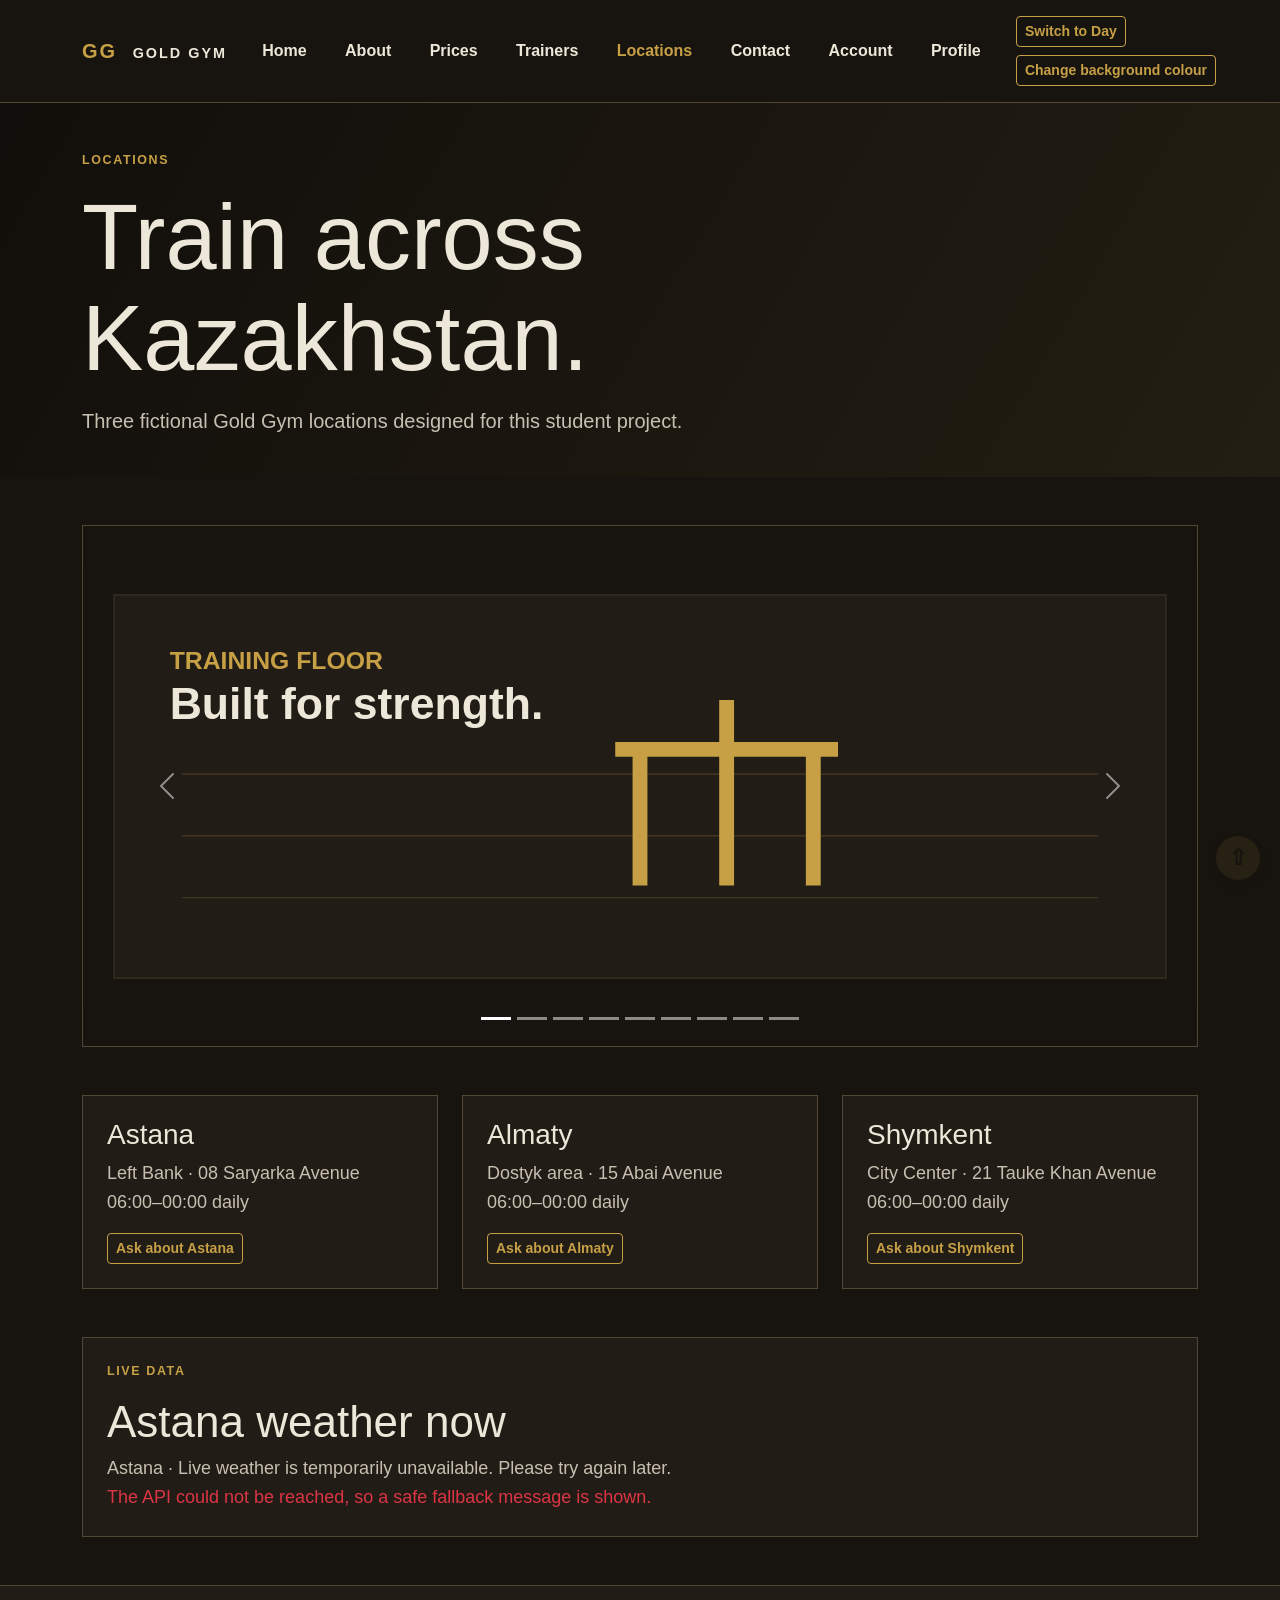
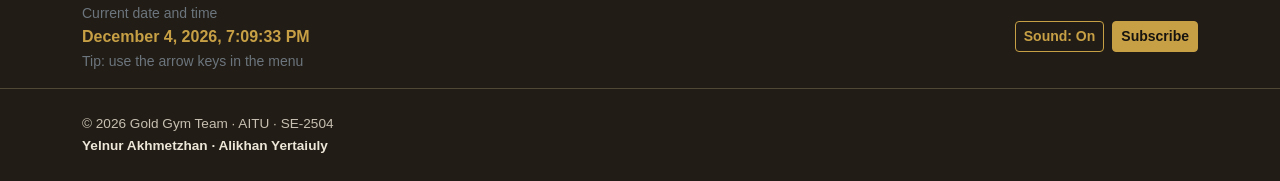
<file: locations.html>
<!doctype html>
<html lang="en">
  <head>
    <!-- Team: Yelnur Akhmetzhan and Alikhan Yertaiuly | SE-2504 -->
    <meta charset="UTF-8" />
    <meta name="viewport" content="width=device-width, initial-scale=1" />
    <meta name="description" content="Gold Gym student project" />
    <title>Locations | Gold Gym</title>
    <link
      href="https://cdn.jsdelivr.net/npm/bootstrap@5.3.3/dist/css/bootstrap.min.css"
      rel="stylesheet"
      integrity="sha384-QWTKZyjpPEjISv5WaRU9OFeRpok6YctnYmDr5pNlyT2bRjXh0JMhjY6hW+ALEwIH"
      crossorigin="anonymous"
    />
    <link rel="stylesheet" href="css/styles.css" />
  </head>
  <body>
    <header class="site-header sticky-top">
      <nav class="navbar navbar-expand-lg navbar-dark bg-dark py-3" aria-label="Primary navigation">
        <div class="container">
          <a class="navbar-brand logo" href="index.html">GG <span class="ms-2">GOLD GYM</span></a>
          <button
            class="navbar-toggler"
            type="button"
            data-bs-toggle="collapse"
            data-bs-target="#main-nav"
            aria-controls="main-nav"
            aria-expanded="false"
            aria-label="Toggle navigation"
          >
            <span class="navbar-toggler-icon"></span>
          </button>
          <div class="collapse navbar-collapse" id="main-nav">
            <ul class="navbar-nav ms-auto">
              <li class="nav-item"><a class="nav-link fw-bold px-lg-3" href="index.html">Home</a></li>
              <li class="nav-item"><a class="nav-link fw-bold px-lg-3" href="about.html">About</a></li>
              <li class="nav-item"><a class="nav-link fw-bold px-lg-3" href="prices.html">Prices</a></li>
              <li class="nav-item"><a class="nav-link fw-bold px-lg-3" href="trainers.html">Trainers</a></li>
              <li class="nav-item">
                <a class="nav-link fw-bold px-lg-3 active" aria-current="page" href="locations.html"
                  >Locations</a
                >
              </li>
              <li class="nav-item"><a class="nav-link fw-bold px-lg-3" href="contact.html">Contact</a></li>
              <li class="nav-item"><a class="nav-link fw-bold px-lg-3" href="auth.html">Account</a></li>
              <li class="nav-item"><a class="nav-link fw-bold px-lg-3" href="profile.html">Profile</a></li>
            </ul><div class="nav-tools ms-lg-3 d-flex flex-wrap gap-2" aria-label="Theme controls"><button class="btn btn-outline-warning btn-sm" id="theme-btn" type="button" aria-pressed="false">Switch to Day</button><button class="btn btn-outline-warning btn-sm" id="bg-color-btn" type="button">Change background colour</button></div></div></div></nav>
    </header>
    <main>
      <section class="hero pt-5 pb-4">
        <div class="container">
          <p class="eyebrow">LOCATIONS</p>
          <h1 class="mt-2 mb-3">Train across<br />Kazakhstan.</h1>
          <p class="lead">Three fictional Gold Gym locations designed for this student project.</p>
        </div>
      </section>
      <section class="container-fluid px-sm-2 py-5">
        <div class="container">
          <div
            id="gym-gallery"
            class="carousel slide"
            data-bs-ride="carousel"
            aria-roledescription="carousel"
            aria-label="Gold Gym image gallery"
          >
            <div class="carousel-indicators">
              <button
                type="button"
                data-bs-target="#gym-gallery"
                data-bs-slide-to="0"
                class="active"
                aria-current="true"
                aria-label="Slide 1"
              ></button
              ><button
                type="button"
                data-bs-target="#gym-gallery"
                data-bs-slide-to="1"
                aria-label="Slide 2"
              ></button
              ><button
                type="button"
                data-bs-target="#gym-gallery"
                data-bs-slide-to="2"
                aria-label="Slide 3"
              ></button
              ><button
                type="button"
                data-bs-target="#gym-gallery"
                data-bs-slide-to="3"
                aria-label="Slide 4"
              ></button
              ><button
                type="button"
                data-bs-target="#gym-gallery"
                data-bs-slide-to="4"
                aria-label="Slide 5"
              ></button
              ><button
                type="button"
                data-bs-target="#gym-gallery"
                data-bs-slide-to="5"
                aria-label="Slide 6"
              ></button
              ><button
                type="button"
                data-bs-target="#gym-gallery"
                data-bs-slide-to="6"
                aria-label="Slide 7"
              ></button
              ><button
                type="button"
                data-bs-target="#gym-gallery"
                data-bs-slide-to="7"
                aria-label="Slide 8"
              ></button
              ><button
                type="button"
                data-bs-target="#gym-gallery"
                data-bs-slide-to="8"
                aria-label="Slide 9"
              ></button>
            </div>
            <div class="carousel-inner">
              <div class="carousel-item active">
                <img
                  src="images/gym-floor.svg"
                  class="d-block w-100 carousel-image"
                  alt="Gold Gym training floor with racks and platforms"
                />
              </div>
              <div class="carousel-item">
                <img
                  src="images/strength.svg"
                  class="d-block w-100 carousel-image"
                  alt="Strength zone with barbells and dumbbells"
                />
              </div>
              <div class="carousel-item">
                <img
                  src="images/community.svg"
                  class="d-block w-100 carousel-image"
                  alt="Gold Gym members training together"
                />
              </div>
              <div class="carousel-item">
                <img
                  src="images/team.svg"
                  class="d-block w-100 carousel-image"
                  alt="Gold Gym coaching team"
                />
              </div>
              <div class="carousel-item">
                <img
                  src="images/astana.svg"
                  class="d-block w-100 carousel-image"
                  alt="Illustration of the Astana club on the Left Bank"
                />
              </div>
              <div class="carousel-item">
                <img
                  src="images/almaty.svg"
                  class="d-block w-100 carousel-image"
                  alt="Illustration of the Almaty club near Dostyk"
                />
              </div>
              <div class="carousel-item">
                <img
                  src="images/yelnur.jpg"
                  class="d-block w-100 carousel-image"
                  alt="Team member Yelnur Akhmetzhan"
                />
              </div>
              <div class="carousel-item">
                <img
                  src="images/yelnur.jpg"
                  class="d-block w-100 carousel-image"
                  alt="Gold Gym team member"
                />
              </div>
              <div class="carousel-item">
                <img
                  src="images/alikhan.jpg"
                  class="d-block w-100 carousel-image"
                  alt="Team member Alikhan Yertaiuly"
                />
              </div>
            </div>
            <button
              class="carousel-control-prev"
              type="button"
              data-bs-target="#gym-gallery"
              data-bs-slide="prev"
            >
              <span class="carousel-control-prev-icon" aria-hidden="true"></span
              ><span class="visually-hidden">Previous</span></button
            ><button
              class="carousel-control-next"
              type="button"
              data-bs-target="#gym-gallery"
              data-bs-slide="next"
            >
              <span class="carousel-control-next-icon" aria-hidden="true"></span
              ><span class="visually-hidden">Next</span>
            </button>
          </div>
          <div class="row g-4 mt-lg-4">
            <div class="col-md-4 col-lg-4">
              <article class="location-panel p-4">
                <h2 class="h3">Astana</h2>
                <p>Left Bank · 08 Saryarka Avenue<br />06:00–00:00 daily</p>
                <a class="btn btn-outline-warning btn-sm" href="contact.html">Ask about Astana</a>
              </article>
            </div>
            <div class="col-md-4 col-lg-4">
              <article class="location-panel p-4">
                <h2 class="h3">Almaty</h2>
                <p>Dostyk area · 15 Abai Avenue<br />06:00–00:00 daily</p>
                <a class="btn btn-outline-warning btn-sm" href="contact.html">Ask about Almaty</a>
              </article>
            </div>
            <div class="col-md-4 col-lg-4">
              <article class="location-panel p-4">
                <h2 class="h3">Shymkent</h2>
                <p>City Center · 21 Tauke Khan Avenue<br />06:00–00:00 daily</p>
                <a class="btn btn-outline-warning btn-sm" href="contact.html">Ask about Shymkent</a>
              </article>
            </div>
          </div>
        </div>
      </section>
      <section class="container pb-5" aria-labelledby="api-title">
        <div class="panel-box">
          <p class="eyebrow">LIVE DATA</p>
          <h2 id="api-title">Astana weather now</h2>
          <p id="country-loading" role="status">Loading country data…</p>
          <div id="country-card" class="row align-items-center g-4" hidden>
            <div class="col-12"><p id="country-data" class="mb-0"></p></div>
          </div>
          <p id="country-error" class="text-danger mb-0" role="alert"></p>
        </div>
      </section>
    </main>
    <section class="tools-bar py-3" aria-label="Page tools">
      <div class="container d-flex flex-wrap align-items-center justify-content-between gap-3">
        <div><span class="text-secondary small d-block">Current date and time</span><time id="datetime">Loading…</time><span class="text-secondary small d-block">Tip: use the arrow keys in the menu</span></div>
        <div class="d-flex flex-wrap gap-2">
          
          <button class="btn btn-outline-warning btn-sm" id="sound-btn" type="button" aria-pressed="true">Sound: On</button>
          
          <button class="btn btn-warning btn-sm" type="button" data-open-popup>Subscribe</button>
        </div>
      </div>
    </section>
    <div class="popup-overlay" id="subscribe-popup" aria-hidden="true" role="dialog" aria-modal="true" aria-labelledby="popup-title">
      <div class="popup-box">
        <button class="popup-close" type="button" aria-label="Close popup">&times;</button>
        <h2 class="h3" id="popup-title">Subscribe to Gold Gym</h2>
        <p>Get training tips and club news straight to your inbox.</p>
        <form novalidate>
          <label class="form-label" for="popup-email">Email</label>
          <input class="form-control" id="popup-email" type="text" placeholder="name@mail.com" />
          <p id="popup-status" class="mt-2 mb-0" role="status"></p>
          <button class="btn btn-warning w-100 mt-3" type="submit">Subscribe</button>
        </form>
      </div>
    </div>
    <footer class="py-4">
      <div class="container">
        © 2026 Gold Gym Team · AITU · SE-2504<br /><strong
          >Yelnur Akhmetzhan · Alikhan Yertaiuly</strong
        >
      </div>
    </footer>
    <script
      src="https://cdn.jsdelivr.net/npm/bootstrap@5.3.3/dist/js/bootstrap.bundle.min.js"
      integrity="sha384-YvpcrYf0tY3lHB60NNkmXc5s9fDVZLESaAA55NDzOxhy9GkcIdslK1eN7N6jIeHz"
      crossorigin="anonymous"
    ></script>
    <script src="js/sound.js"></script>
    <script src="js/validation.js"></script>
    <script src="js/accordion.js"></script>
    <script src="js/popup.js"></script>
    <script src="js/background.js?v=4"></script>
    <script src="js/datetime.js"></script>
    <script src="js/theme.js?v=3"></script>
    <script src="js/keyboard-nav.js"></script>
    <script src="js/vendor/jquery-3.7.1.min.js"></script>
    <script src="js/jq-core.js"></script>
    <script src="js/api.js"></script>
  </body>
</html>
</file>
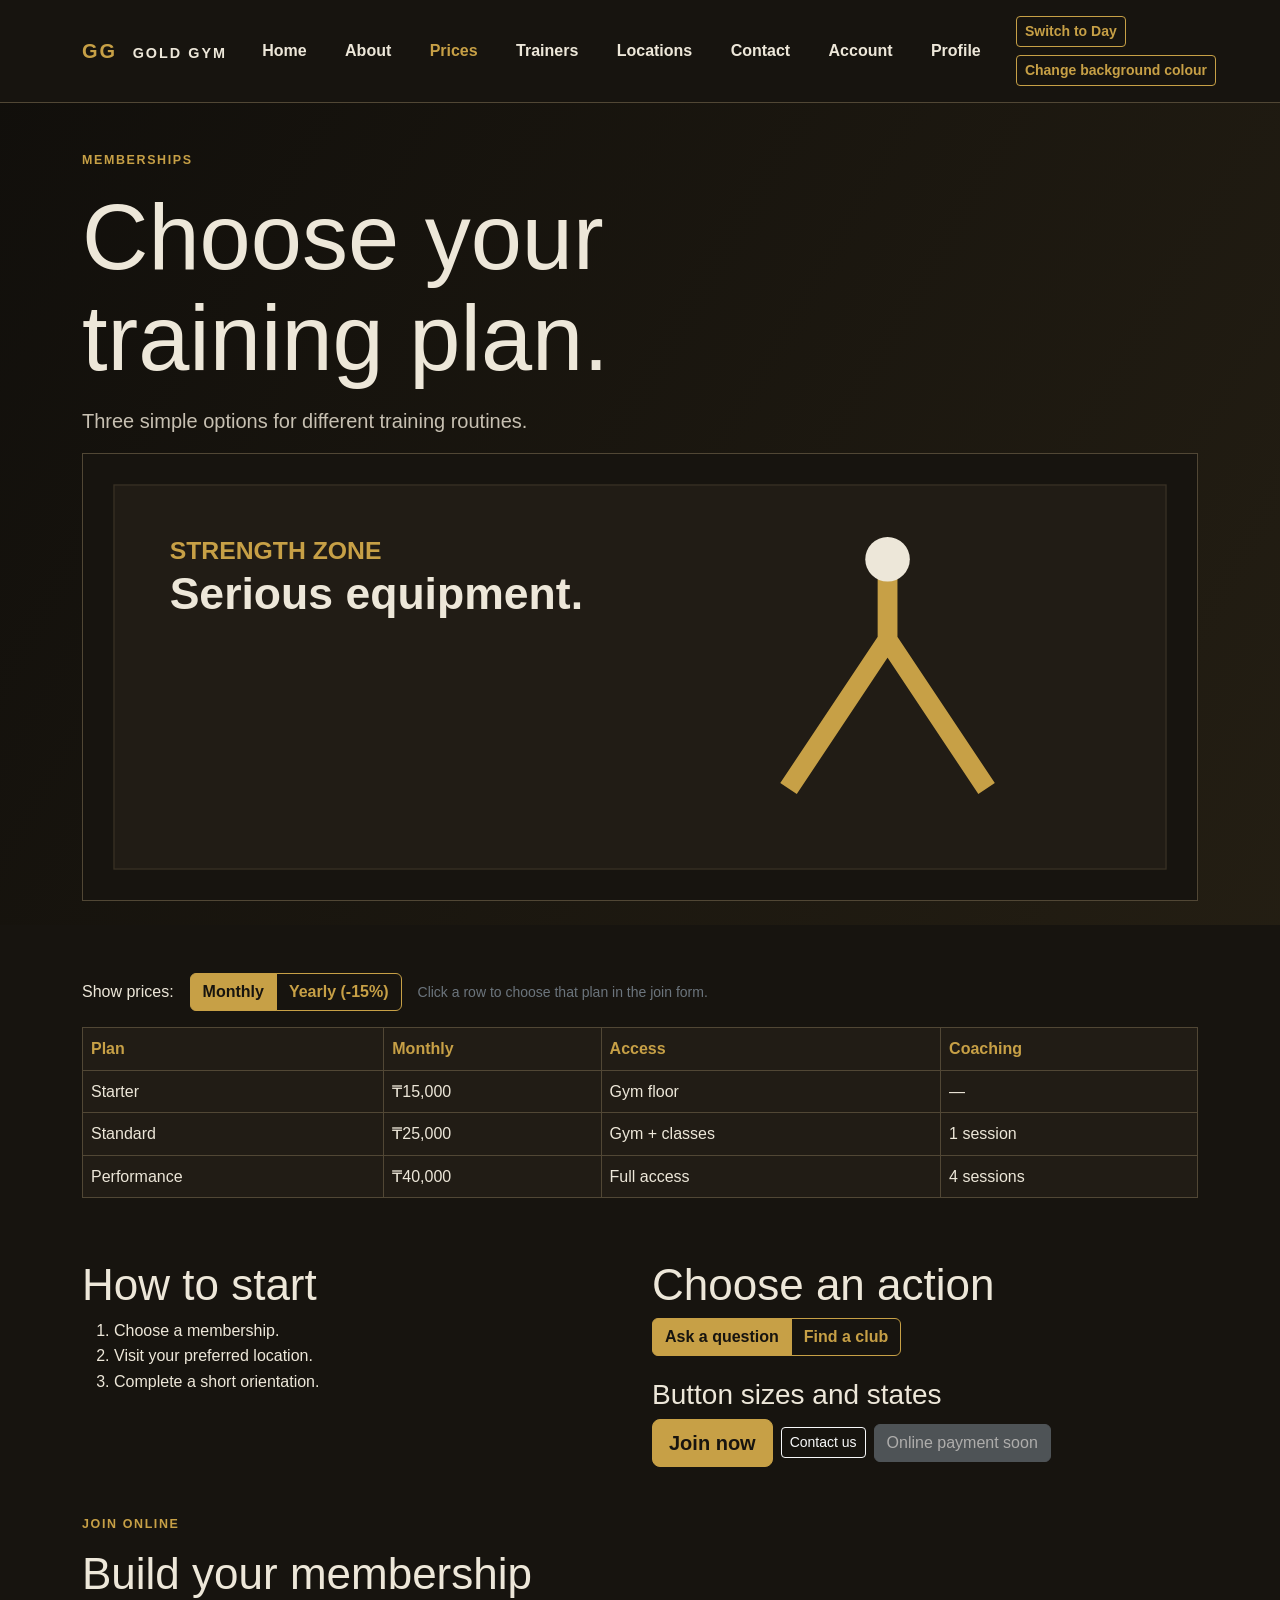
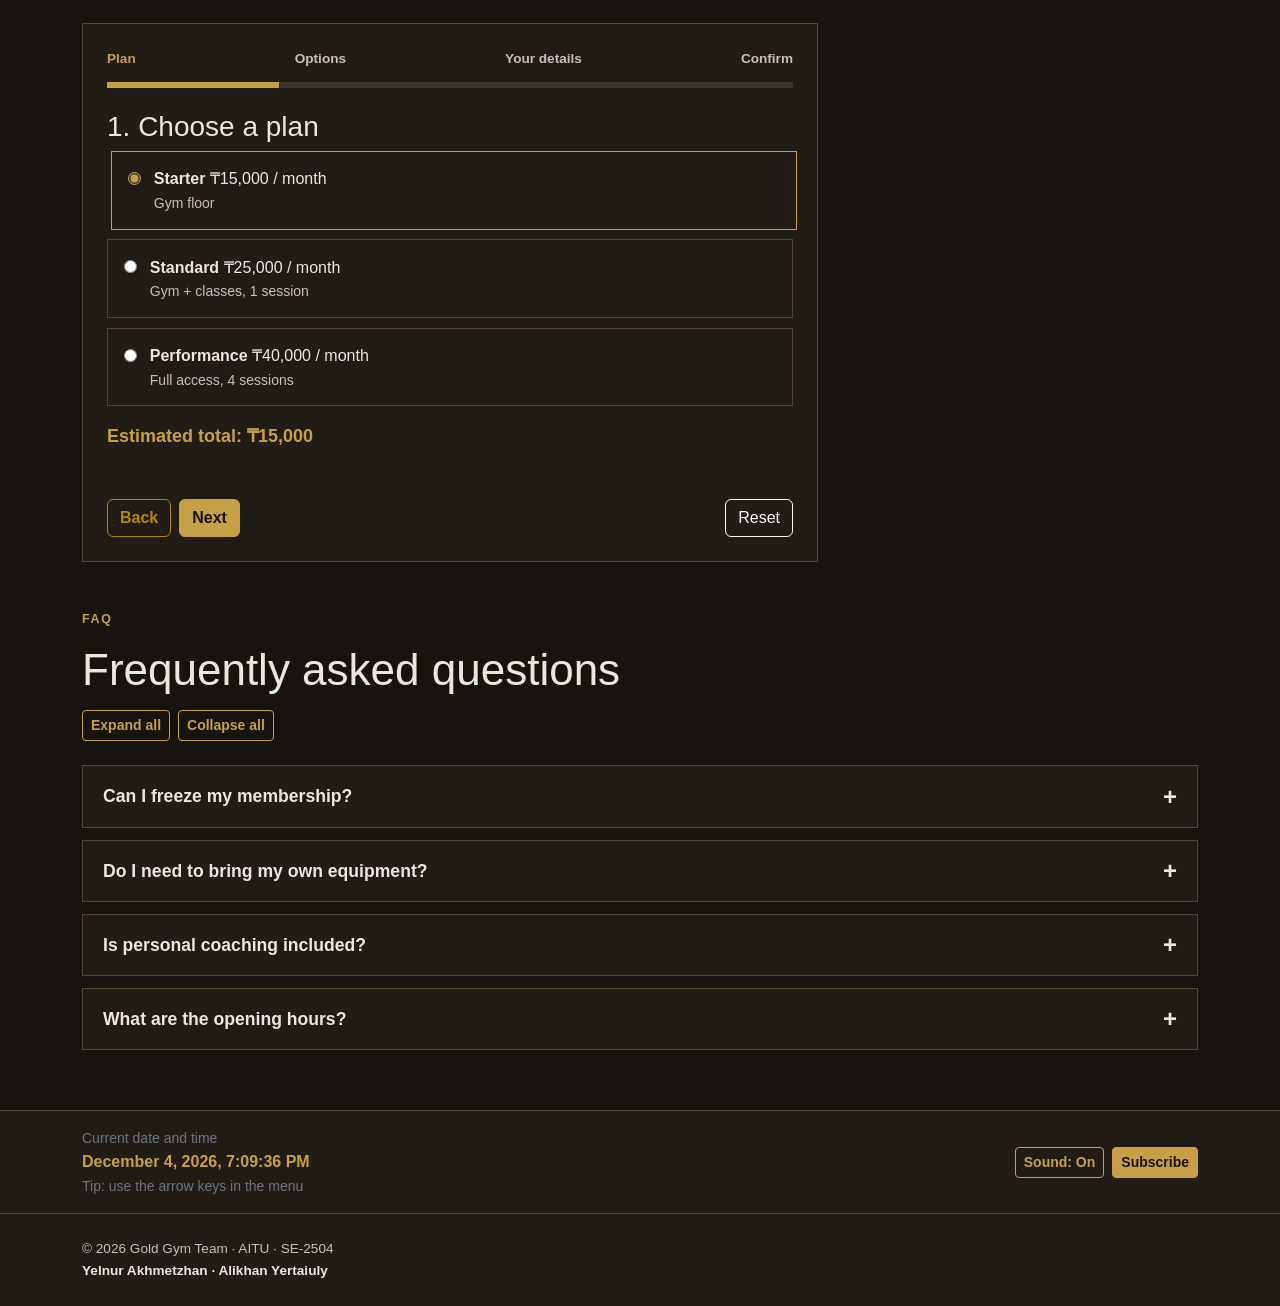
<file: prices.html>
<!doctype html>
<html lang="en">
  <head>
    <!-- Team: Yelnur Akhmetzhan and Alikhan Yertaiuly | SE-2504 -->
    <meta charset="UTF-8" />
    <meta name="viewport" content="width=device-width, initial-scale=1" />
    <meta name="description" content="Gold Gym student project" />
    <title>Prices | Gold Gym</title>
    <link
      href="https://cdn.jsdelivr.net/npm/bootstrap@5.3.3/dist/css/bootstrap.min.css"
      rel="stylesheet"
      integrity="sha384-QWTKZyjpPEjISv5WaRU9OFeRpok6YctnYmDr5pNlyT2bRjXh0JMhjY6hW+ALEwIH"
      crossorigin="anonymous"
    />
    <link rel="stylesheet" href="css/styles.css" />
  </head>
  <body>
    <header class="site-header sticky-top">
      <nav class="navbar navbar-expand-lg navbar-dark bg-dark py-3" aria-label="Primary navigation">
        <div class="container">
          <a class="navbar-brand logo" href="index.html">GG <span class="ms-2">GOLD GYM</span></a>
          <button
            class="navbar-toggler"
            type="button"
            data-bs-toggle="collapse"
            data-bs-target="#main-nav"
            aria-controls="main-nav"
            aria-expanded="false"
            aria-label="Toggle navigation"
          >
            <span class="navbar-toggler-icon"></span>
          </button>
          <div class="collapse navbar-collapse" id="main-nav">
            <ul class="navbar-nav ms-auto">
              <li class="nav-item"><a class="nav-link fw-bold px-lg-3" href="index.html">Home</a></li>
              <li class="nav-item"><a class="nav-link fw-bold px-lg-3" href="about.html">About</a></li>
              <li class="nav-item">
                <a class="nav-link fw-bold px-lg-3 active" aria-current="page" href="prices.html">Prices</a>
              </li>
              <li class="nav-item"><a class="nav-link fw-bold px-lg-3" href="trainers.html">Trainers</a></li>
              <li class="nav-item">
                <a class="nav-link fw-bold px-lg-3" href="locations.html">Locations</a>
              </li>
              <li class="nav-item"><a class="nav-link fw-bold px-lg-3" href="contact.html">Contact</a></li>
              <li class="nav-item"><a class="nav-link fw-bold px-lg-3" href="auth.html">Account</a></li>
              <li class="nav-item"><a class="nav-link fw-bold px-lg-3" href="profile.html">Profile</a></li>
            </ul><div class="nav-tools ms-lg-3 d-flex flex-wrap gap-2" aria-label="Theme controls"><button class="btn btn-outline-warning btn-sm" id="theme-btn" type="button" aria-pressed="false">Switch to Day</button><button class="btn btn-outline-warning btn-sm" id="bg-color-btn" type="button">Change background colour</button></div></div></div></nav>
    </header>
    <main>
      <section class="hero pt-5 pb-4">
        <div class="container">
          <p class="eyebrow">MEMBERSHIPS</p>
          <h1 class="mt-2 mb-3">Choose your<br />training plan.</h1>
          <p class="lead">Three simple options for different training routines.</p>
          <img class="wide" src="images/strength.svg" alt="Gold Gym strength zone illustration" />
        </div>
      </section>
      <section class="container py-5">
        <div class="d-flex flex-wrap align-items-center gap-3 mb-3">
          <span id="period-label">Show prices:</span>
          <div class="btn-group" role="group" aria-labelledby="period-label">
            <button type="button" class="btn btn-outline-warning active" data-period="monthly" aria-pressed="true">Monthly</button>
            <button type="button" class="btn btn-outline-warning" data-period="yearly" aria-pressed="false">Yearly (-15%)</button>
          </div>
          <small class="text-secondary">Click a row to choose that plan in the join form.</small>
        </div>
        <div class="table-responsive">
          <table class="table table-dark table-bordered align-middle" id="price-table">
            <caption class="visually-hidden">Membership plans. Click a row to choose the plan in the join form.</caption>
            <thead>
              <tr>
                <th>Plan</th>
                <th id="price-heading">Monthly</th>
                <th>Access</th>
                <th>Coaching</th>
              </tr>
            </thead>
            <tbody>
              <tr class="plan-row" data-plan="starter">
                <td>Starter</td>
                <td class="price-cell" data-monthly="15000">₸15,000</td>
                <td>Gym floor</td>
                <td>—</td>
              </tr>
              <tr class="plan-row" data-plan="standard">
                <td>Standard</td>
                <td class="price-cell" data-monthly="25000">₸25,000</td>
                <td>Gym + classes</td>
                <td>1 session</td>
              </tr>
              <tr class="plan-row" data-plan="performance">
                <td>Performance</td>
                <td class="price-cell" data-monthly="40000">₸40,000</td>
                <td>Full access</td>
                <td>4 sessions</td>
              </tr>
            </tbody>
          </table>
        </div>
        <div class="row g-4 mt-lg-4">
          <div class="col-md-6 col-lg-6">
            <h2>How to start</h2>
            <ol>
              <li>Choose a membership.</li>
              <li>Visit your preferred location.</li>
              <li>Complete a short orientation.</li>
            </ol>
          </div>
          <div class="col-md-6 col-lg-6">
            <h2>Choose an action</h2>
            <div class="btn-group" role="group" aria-label="Membership actions">
              <a class="btn btn-warning" href="contact.html">Ask a question</a
              ><a class="btn btn-outline-warning" href="locations.html">Find a club</a>
            </div>
            <h3 class="mt-4">Button sizes and states</h3>
            <div class="d-flex flex-wrap align-items-center gap-2">
              <a class="btn btn-warning btn-lg" href="contact.html">Join now</a
              ><a class="btn btn-outline-light btn-sm" href="contact.html">Contact us</a
              ><button class="btn btn-secondary" type="button" disabled>Online payment soon</button>
            </div>
          </div>
        </div>
      </section>
      <section class="container pb-5" aria-labelledby="join-title">
        <p class="eyebrow">JOIN ONLINE</p>
        <h2 id="join-title" class="mb-4">Build your membership</h2>
        <form id="join-form" class="panel-box join-form" novalidate>
          <ol class="step-dots" id="step-dots" aria-label="Form steps">
            <li class="current">Plan</li>
            <li>Options</li>
            <li>Your details</li>
            <li>Confirm</li>
          </ol>
          <div class="step-bar" aria-hidden="true"><div id="step-progress"></div></div>

          <fieldset class="join-step">
            <legend class="h3">1. Choose a plan</legend>
            <div class="plan-options">
              <label class="plan-option"><input type="radio" name="plan" value="starter" checked /><span><strong>Starter</strong> ₸15,000 / month<small>Gym floor</small></span></label>
              <label class="plan-option"><input type="radio" name="plan" value="standard" /><span><strong>Standard</strong> ₸25,000 / month<small>Gym + classes, 1 session</small></span></label>
              <label class="plan-option"><input type="radio" name="plan" value="performance" /><span><strong>Performance</strong> ₸40,000 / month<small>Full access, 4 sessions</small></span></label>
            </div>
          </fieldset>

          <fieldset class="join-step">
            <legend class="h3">2. Options</legend>
            <label class="form-label" for="join-months">Payment period</label>
            <select class="form-select mb-3" id="join-months" name="months">
              <option value="1">1 month</option>
              <option value="3">3 months (5% discount)</option>
              <option value="12">12 months (15% discount)</option>
            </select>
            <div class="form-check">
              <input class="form-check-input" type="checkbox" id="join-coaching" name="coaching" />
              <label class="form-check-label" for="join-coaching">Add personal coaching (+₸10,000 / month)</label>
            </div>
          </fieldset>

          <fieldset class="join-step">
            <legend class="h3">3. Your details</legend>
            <label class="form-label" for="join-name">Full name</label>
            <input class="form-control mb-3" id="join-name" name="fullname" type="text" autocomplete="name" />
            <label class="form-label" for="join-email">Email</label>
            <input class="form-control" id="join-email" name="email" type="text" autocomplete="email" />
          </fieldset>

          <fieldset class="join-step">
            <legend class="h3">4. Check and confirm</legend>
            <dl class="join-summary" id="join-summary"></dl>
          </fieldset>

          <p class="live-price" id="live-price" aria-live="polite"></p>
          <p class="text-danger mb-2" id="step-error" role="alert"></p>
          <div class="d-flex flex-wrap gap-2">
            <button class="btn btn-outline-warning" id="join-back" type="button">Back</button>
            <button class="btn btn-warning" id="join-next" type="button">Next</button>
            <button class="btn btn-outline-light ms-auto" id="join-reset" type="button">Reset</button>
          </div>
          <div id="join-status" role="status"></div>
        </form>
      </section>
      <section class="container pb-5" aria-labelledby="faq-title">
        <p class="eyebrow">FAQ</p>
        <h2 id="faq-title" class="mb-3">Frequently asked questions</h2>
        <div class="d-flex flex-wrap gap-2 mb-4">
          <button class="btn btn-outline-warning btn-sm" id="faq-expand" type="button">Expand all</button>
          <button class="btn btn-outline-warning btn-sm" id="faq-collapse" type="button">Collapse all</button>
        </div>
        <div class="accordion-item-gg">
          <button class="accordion-question" type="button" aria-expanded="false" aria-controls="faq-0"><span>Can I freeze my membership?</span><span class="icon" aria-hidden="true">+</span></button>
          <div class="accordion-answer" id="faq-0"><p>Yes. Any plan can be frozen for up to 30 days per year if you notify the front desk in advance.</p></div>
        </div>
        <div class="accordion-item-gg">
          <button class="accordion-question" type="button" aria-expanded="false" aria-controls="faq-1"><span>Do I need to bring my own equipment?</span><span class="icon" aria-hidden="true">+</span></button>
          <div class="accordion-answer" id="faq-1"><p>No. All machines, barbells and dumbbells are provided. Bring a towel and clean indoor shoes.</p></div>
        </div>
        <div class="accordion-item-gg">
          <button class="accordion-question" type="button" aria-expanded="false" aria-controls="faq-2"><span>Is personal coaching included?</span><span class="icon" aria-hidden="true">+</span></button>
          <div class="accordion-answer" id="faq-2"><p>Standard includes one coaching session and Performance includes four sessions per month. Starter does not include coaching.</p></div>
        </div>
        <div class="accordion-item-gg">
          <button class="accordion-question" type="button" aria-expanded="false" aria-controls="faq-3"><span>What are the opening hours?</span><span class="icon" aria-hidden="true">+</span></button>
          <div class="accordion-answer" id="faq-3"><p>All clubs are open every day from 06:00 to 00:00, including public holidays.</p></div>
        </div>
      </section>
    </main>
    <section class="tools-bar py-3" aria-label="Page tools">
      <div class="container d-flex flex-wrap align-items-center justify-content-between gap-3">
        <div><span class="text-secondary small d-block">Current date and time</span><time id="datetime">Loading…</time><span class="text-secondary small d-block">Tip: use the arrow keys in the menu</span></div>
        <div class="d-flex flex-wrap gap-2">
          
          <button class="btn btn-outline-warning btn-sm" id="sound-btn" type="button" aria-pressed="true">Sound: On</button>
          
          <button class="btn btn-warning btn-sm" type="button" data-open-popup>Subscribe</button>
        </div>
      </div>
    </section>
    <div class="popup-overlay" id="subscribe-popup" aria-hidden="true" role="dialog" aria-modal="true" aria-labelledby="popup-title">
      <div class="popup-box">
        <button class="popup-close" type="button" aria-label="Close popup">&times;</button>
        <h2 class="h3" id="popup-title">Subscribe to Gold Gym</h2>
        <p>Get training tips and club news straight to your inbox.</p>
        <form novalidate>
          <label class="form-label" for="popup-email">Email</label>
          <input class="form-control" id="popup-email" type="text" placeholder="name@mail.com" />
          <p id="popup-status" class="mt-2 mb-0" role="status"></p>
          <button class="btn btn-warning w-100 mt-3" type="submit">Subscribe</button>
        </form>
      </div>
    </div>
    <footer class="py-4">
      <div class="container">
        © 2026 Gold Gym Team · AITU · SE-2504<br /><strong
          >Yelnur Akhmetzhan · Alikhan Yertaiuly</strong
        >
      </div>
    </footer>
    <script
      src="https://cdn.jsdelivr.net/npm/bootstrap@5.3.3/dist/js/bootstrap.bundle.min.js"
      integrity="sha384-YvpcrYf0tY3lHB60NNkmXc5s9fDVZLESaAA55NDzOxhy9GkcIdslK1eN7N6jIeHz"
      crossorigin="anonymous"
    ></script>
    <script src="js/sound.js"></script>
    <script src="js/validation.js"></script>
    <script src="js/accordion.js"></script>
    <script src="js/popup.js"></script>
    <script src="js/background.js?v=4"></script>
    <script src="js/datetime.js"></script>
    <script src="js/theme.js?v=3"></script>
    <script src="js/keyboard-nav.js"></script>
    <script src="js/membership.js"></script>
    <script src="js/vendor/jquery-3.7.1.min.js"></script>
    <script src="js/jq-core.js"></script>
    <script src="js/jq-prices.js"></script>
  </body>
</html>
</file>
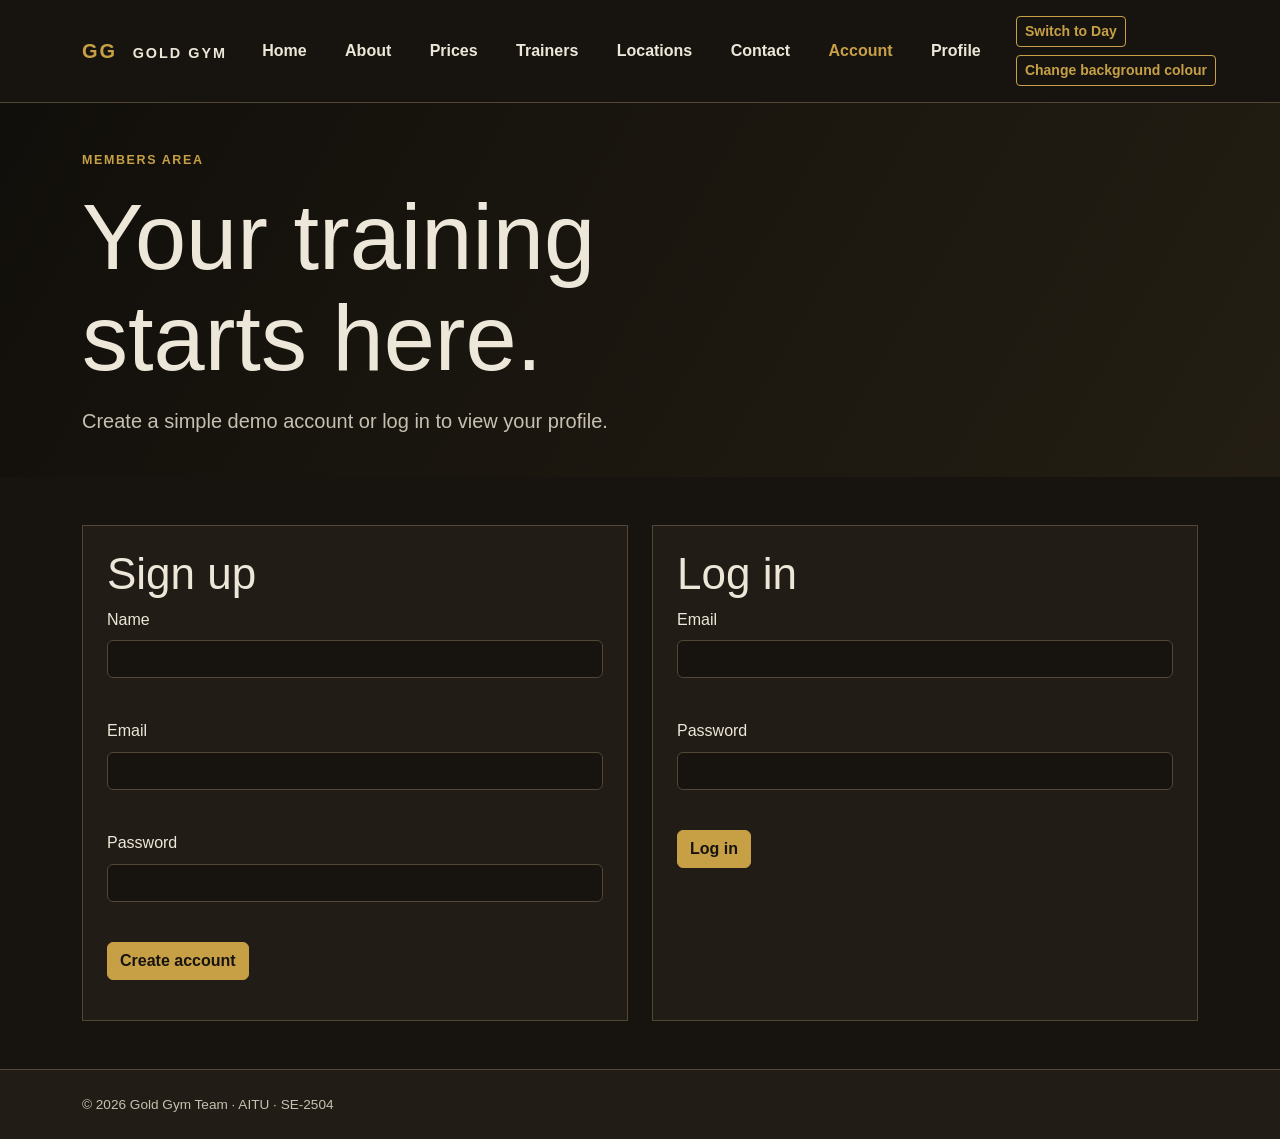
<file: profile.html>
<!doctype html>
<html lang="en">
  <head>
    <meta charset="UTF-8" /><meta name="viewport" content="width=device-width, initial-scale=1" />
    <meta name="description" content="Gold Gym member profile" /><title>Profile | Gold Gym</title>
    <link href="https://cdn.jsdelivr.net/npm/bootstrap@5.3.3/dist/css/bootstrap.min.css" rel="stylesheet" /><link rel="stylesheet" href="css/styles.css" />
  </head>
  <body>
    <header class="site-header sticky-top"><nav class="navbar navbar-expand-lg navbar-dark bg-dark py-3" aria-label="Primary navigation"><div class="container"><a class="navbar-brand logo" href="index.html">GG <span class="ms-2">GOLD GYM</span></a><button class="navbar-toggler" type="button" data-bs-toggle="collapse" data-bs-target="#main-nav" aria-controls="main-nav" aria-expanded="false" aria-label="Toggle navigation"><span class="navbar-toggler-icon"></span></button><div class="collapse navbar-collapse" id="main-nav"><ul class="navbar-nav ms-auto"><li class="nav-item"><a class="nav-link fw-bold px-lg-3" href="index.html">Home</a></li><li class="nav-item"><a class="nav-link fw-bold px-lg-3" href="about.html">About</a></li><li class="nav-item"><a class="nav-link fw-bold px-lg-3" href="prices.html">Prices</a></li><li class="nav-item"><a class="nav-link fw-bold px-lg-3" href="trainers.html">Trainers</a></li><li class="nav-item"><a class="nav-link fw-bold px-lg-3" href="locations.html">Locations</a></li><li class="nav-item"><a class="nav-link fw-bold px-lg-3" href="contact.html">Contact</a></li><li class="nav-item"><a class="nav-link fw-bold px-lg-3" href="auth.html">Account</a></li><li class="nav-item"><a class="nav-link fw-bold px-lg-3 active" aria-current="page" href="profile.html">Profile</a></li></ul><div class="nav-tools ms-lg-3 d-flex flex-wrap gap-2" aria-label="Theme controls"><button class="btn btn-outline-warning btn-sm" id="theme-btn" type="button" aria-pressed="false">Switch to Day</button><button class="btn btn-outline-warning btn-sm" id="bg-color-btn" type="button">Change background colour</button></div></div></div></nav></header>
    <main><section class="hero pt-5 pb-4"><div class="container"><p class="eyebrow">MEMBER PROFILE</p><h1 class="mt-2 mb-3">Welcome back.</h1><p class="lead">Your demo account details are stored locally in this browser.</p></div></section>
      <section class="container py-5"><div class="row g-4 align-items-stretch">
        <div class="col-lg-8"><div class="panel-box profile-card" id="profile-card"><div class="d-flex flex-wrap gap-4 align-items-center"><div class="profile-avatar" id="profile-avatar" aria-hidden="true">GG</div><div><p class="eyebrow mb-2">GOLD GYM MEMBER</p><h2 id="profile-name" class="mb-1">Loading…</h2><p id="profile-email" class="mb-0"></p></div></div><hr /><div class="row g-3 profile-details"><div class="col-sm-4"><span>Membership</span><strong>Demo member</strong></div><div class="col-sm-4"><span>Status</span><strong class="status-dot">Active</strong></div><div class="col-sm-4"><span>Access</span><strong>All locations</strong></div></div><div class="d-flex flex-wrap gap-2 mt-4"><a class="btn btn-warning" href="prices.html">View plans</a><a class="btn btn-outline-warning" href="contact.html">Contact club</a><button class="btn btn-outline-warning" id="logout-btn" type="button">Log out</button></div></div></div>
        <div class="col-lg-4"><aside class="panel-box profile-side"><p class="eyebrow">YOUR NEXT STEP</p><h3>Keep showing up.</h3><p>Choose a membership plan or contact the club team when you are ready to train.</p><a class="text-decoration-none" href="trainers.html">Meet the trainers <span aria-hidden="true">→</span></a></aside></div>
      </div></section>
    </main>
    <footer class="py-4"><div class="container">© 2026 Gold Gym Team · AITU · SE-2504</div></footer>
    <script src="js/sound.js"></script><script src="js/background.js?v=4"></script><script src="js/theme.js?v=3"></script><script src="js/auth.js"></script>
  </body>
</html>
</file>
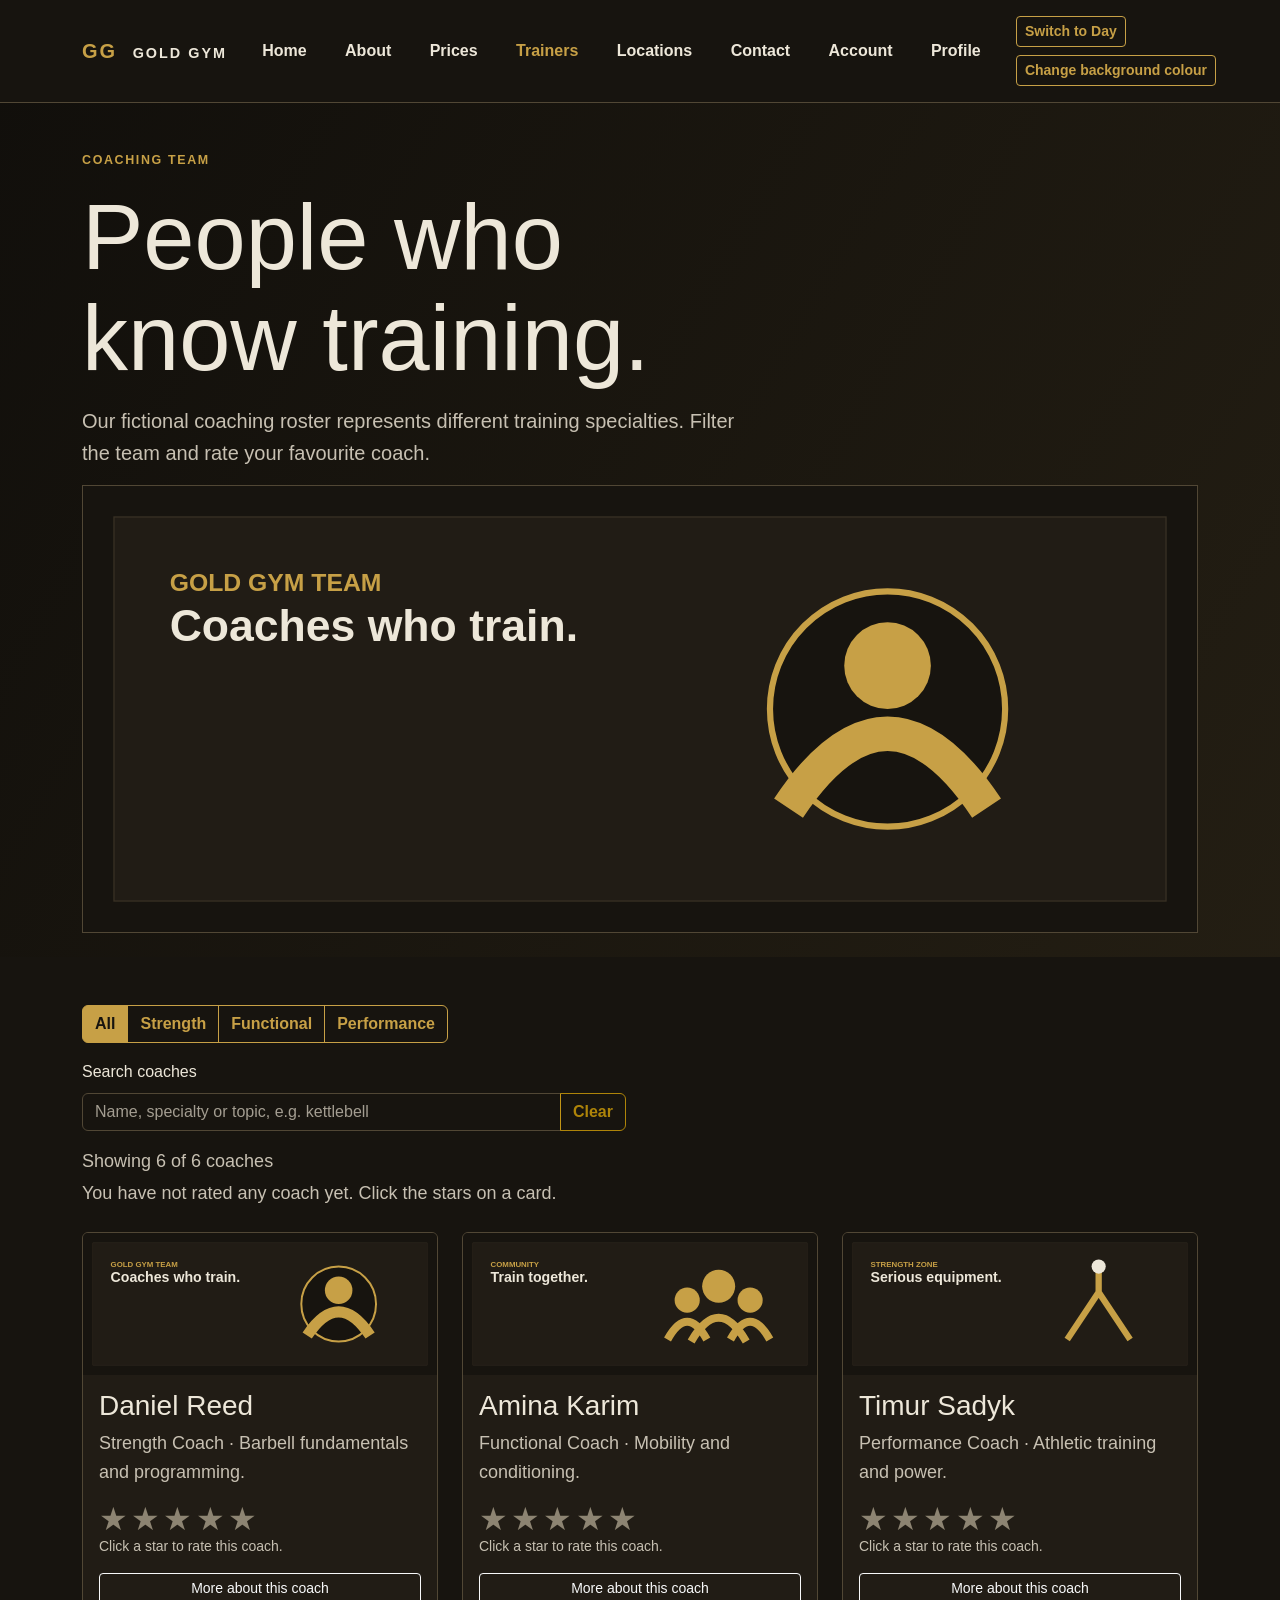
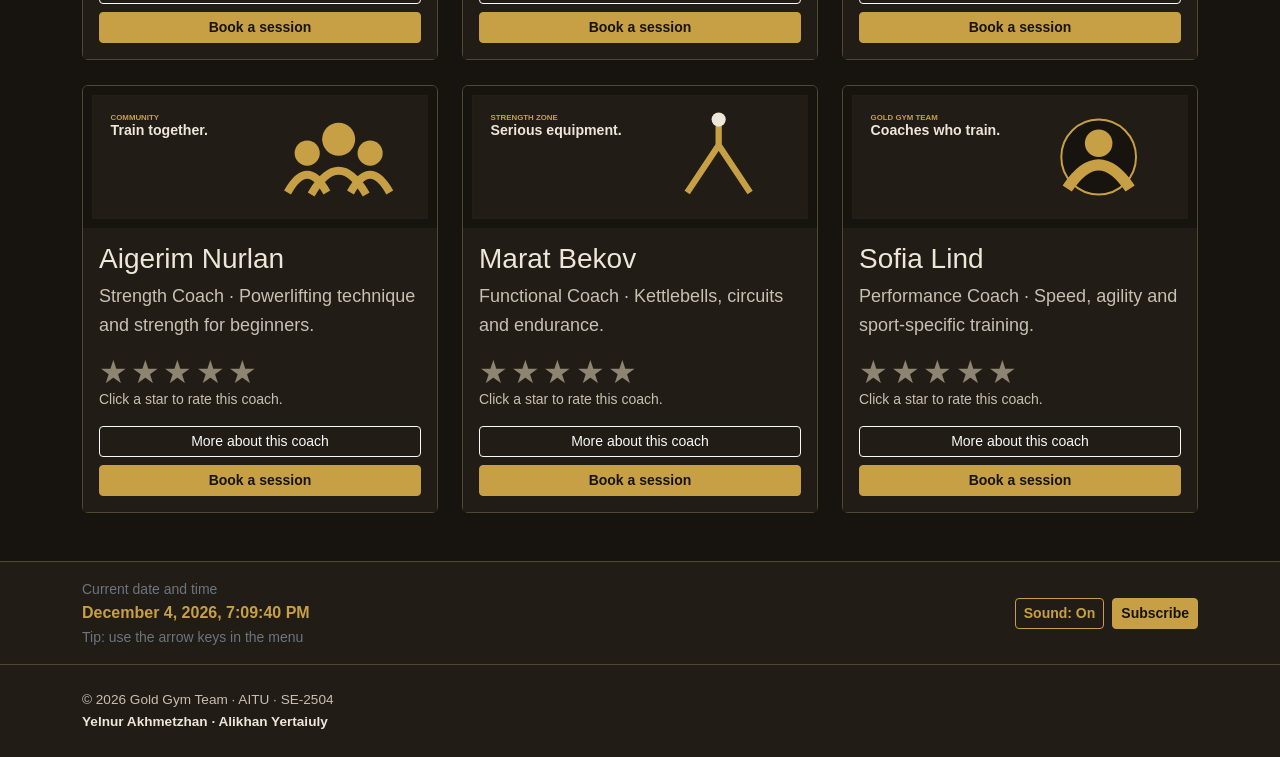
<file: trainers.html>
<!doctype html>
<html lang="en">
  <head>
    <!-- Team: Yelnur Akhmetzhan and Alikhan Yertaiuly | SE-2504 -->
    <meta charset="UTF-8" />
    <meta name="viewport" content="width=device-width, initial-scale=1" />
    <meta name="description" content="Gold Gym student project" />
    <title>Trainers | Gold Gym</title>
    <link
      href="https://cdn.jsdelivr.net/npm/bootstrap@5.3.3/dist/css/bootstrap.min.css"
      rel="stylesheet"
      integrity="sha384-QWTKZyjpPEjISv5WaRU9OFeRpok6YctnYmDr5pNlyT2bRjXh0JMhjY6hW+ALEwIH"
      crossorigin="anonymous"
    />
    <link rel="stylesheet" href="css/styles.css" />
  </head>
  <body>
    <header class="site-header sticky-top">
      <nav class="navbar navbar-expand-lg navbar-dark bg-dark py-3" aria-label="Primary navigation">
        <div class="container">
          <a class="navbar-brand logo" href="index.html">GG <span class="ms-2">GOLD GYM</span></a>
          <button
            class="navbar-toggler"
            type="button"
            data-bs-toggle="collapse"
            data-bs-target="#main-nav"
            aria-controls="main-nav"
            aria-expanded="false"
            aria-label="Toggle navigation"
          >
            <span class="navbar-toggler-icon"></span>
          </button>
          <div class="collapse navbar-collapse" id="main-nav">
            <ul class="navbar-nav ms-auto">
              <li class="nav-item"><a class="nav-link fw-bold px-lg-3" href="index.html">Home</a></li>
              <li class="nav-item"><a class="nav-link fw-bold px-lg-3" href="about.html">About</a></li>
              <li class="nav-item"><a class="nav-link fw-bold px-lg-3" href="prices.html">Prices</a></li>
              <li class="nav-item">
                <a class="nav-link fw-bold px-lg-3 active" aria-current="page" href="trainers.html"
                  >Trainers</a
                >
              </li>
              <li class="nav-item">
                <a class="nav-link fw-bold px-lg-3" href="locations.html">Locations</a>
              </li>
              <li class="nav-item"><a class="nav-link fw-bold px-lg-3" href="contact.html">Contact</a></li>
              <li class="nav-item"><a class="nav-link fw-bold px-lg-3" href="auth.html">Account</a></li>
              <li class="nav-item"><a class="nav-link fw-bold px-lg-3" href="profile.html">Profile</a></li>
            </ul><div class="nav-tools ms-lg-3 d-flex flex-wrap gap-2" aria-label="Theme controls"><button class="btn btn-outline-warning btn-sm" id="theme-btn" type="button" aria-pressed="false">Switch to Day</button><button class="btn btn-outline-warning btn-sm" id="bg-color-btn" type="button">Change background colour</button></div></div></div></nav>
    </header>
    <main>
      <section class="hero pt-5 pb-4">
        <div class="container">
          <p class="eyebrow">COACHING TEAM</p>
          <h1 class="mt-2 mb-3">People who<br />know training.</h1>
          <p class="lead">Our fictional coaching roster represents different training specialties. Filter the team and rate your favourite coach.</p>
          <img class="wide" src="images/team.svg" alt="Gold Gym coaching team illustration" />
        </div>
      </section>
      <section class="container py-5">
        <div class="trainer-controls mb-4">
          <div class="btn-group flex-wrap" role="group" aria-label="Filter coaches by specialty">
            <button type="button" class="btn btn-outline-warning active" data-filter="all" aria-pressed="true">All</button>
            <button type="button" class="btn btn-outline-warning" data-filter="strength" aria-pressed="false">Strength</button>
            <button type="button" class="btn btn-outline-warning" data-filter="functional" aria-pressed="false">Functional</button>
            <button type="button" class="btn btn-outline-warning" data-filter="performance" aria-pressed="false">Performance</button>
          </div>
          <div class="coach-search mt-3">
            <label class="form-label" for="coach-search">Search coaches</label>
            <div class="input-group">
              <input class="form-control" id="coach-search" type="search" placeholder="Name, specialty or topic, e.g. kettlebell" autocomplete="off" />
              <button class="btn btn-outline-warning" id="coach-search-clear" type="button" disabled>Clear</button>
            </div>
          </div>
          <p id="filter-count" class="mt-3 mb-1" role="status"></p>
          <p id="rating-average" class="mb-0" role="status"></p>
        </div>
        <div class="row row-cols-1 row-cols-md-2 row-cols-lg-3 g-4" id="trainer-grid">
          <div class="col trainer-col" data-category="strength">
            <article class="card gym-card h-100">
              <img src="images/team.svg" class="card-img-top" alt="Coach Daniel Reed" />
              <div class="card-body d-flex flex-column">
                <h2 class="card-title h3">Daniel Reed</h2>
                <p class="card-text">Strength Coach · Barbell fundamentals and programming.</p>
                <div class="rating-block">
                  <div class="rating" role="radiogroup" aria-label="Rate Daniel Reed" data-trainer="Daniel Reed">
                    <button class="star" type="button" role="radio" aria-checked="false" data-value="1" aria-label="1 star for Daniel Reed">&#9733;</button>
                    <button class="star" type="button" role="radio" aria-checked="false" data-value="2" aria-label="2 stars for Daniel Reed">&#9733;</button>
                    <button class="star" type="button" role="radio" aria-checked="false" data-value="3" aria-label="3 stars for Daniel Reed">&#9733;</button>
                    <button class="star" type="button" role="radio" aria-checked="false" data-value="4" aria-label="4 stars for Daniel Reed">&#9733;</button>
                    <button class="star" type="button" role="radio" aria-checked="false" data-value="5" aria-label="5 stars for Daniel Reed">&#9733;</button>
                  </div>
                  <p class="rating-text small mb-3" role="status">Click a star to rate this coach.</p>
                </div>
                <a class="btn btn-warning btn-sm mt-auto" href="contact.html">Book a session</a>
              </div>
            </article>
          </div>
          <div class="col trainer-col" data-category="functional">
            <article class="card gym-card h-100">
              <img src="images/community.svg" class="card-img-top" alt="Coach Amina Karim" />
              <div class="card-body d-flex flex-column">
                <h2 class="card-title h3">Amina Karim</h2>
                <p class="card-text">Functional Coach · Mobility and conditioning.</p>
                <div class="rating-block">
                  <div class="rating" role="radiogroup" aria-label="Rate Amina Karim" data-trainer="Amina Karim">
                    <button class="star" type="button" role="radio" aria-checked="false" data-value="1" aria-label="1 star for Amina Karim">&#9733;</button>
                    <button class="star" type="button" role="radio" aria-checked="false" data-value="2" aria-label="2 stars for Amina Karim">&#9733;</button>
                    <button class="star" type="button" role="radio" aria-checked="false" data-value="3" aria-label="3 stars for Amina Karim">&#9733;</button>
                    <button class="star" type="button" role="radio" aria-checked="false" data-value="4" aria-label="4 stars for Amina Karim">&#9733;</button>
                    <button class="star" type="button" role="radio" aria-checked="false" data-value="5" aria-label="5 stars for Amina Karim">&#9733;</button>
                  </div>
                  <p class="rating-text small mb-3" role="status">Click a star to rate this coach.</p>
                </div>
                <a class="btn btn-warning btn-sm mt-auto" href="contact.html">Book a session</a>
              </div>
            </article>
          </div>
          <div class="col trainer-col" data-category="performance">
            <article class="card gym-card h-100">
              <img src="images/strength.svg" class="card-img-top" alt="Coach Timur Sadyk" />
              <div class="card-body d-flex flex-column">
                <h2 class="card-title h3">Timur Sadyk</h2>
                <p class="card-text">Performance Coach · Athletic training and power.</p>
                <div class="rating-block">
                  <div class="rating" role="radiogroup" aria-label="Rate Timur Sadyk" data-trainer="Timur Sadyk">
                    <button class="star" type="button" role="radio" aria-checked="false" data-value="1" aria-label="1 star for Timur Sadyk">&#9733;</button>
                    <button class="star" type="button" role="radio" aria-checked="false" data-value="2" aria-label="2 stars for Timur Sadyk">&#9733;</button>
                    <button class="star" type="button" role="radio" aria-checked="false" data-value="3" aria-label="3 stars for Timur Sadyk">&#9733;</button>
                    <button class="star" type="button" role="radio" aria-checked="false" data-value="4" aria-label="4 stars for Timur Sadyk">&#9733;</button>
                    <button class="star" type="button" role="radio" aria-checked="false" data-value="5" aria-label="5 stars for Timur Sadyk">&#9733;</button>
                  </div>
                  <p class="rating-text small mb-3" role="status">Click a star to rate this coach.</p>
                </div>
                <a class="btn btn-warning btn-sm mt-auto" href="contact.html">Book a session</a>
              </div>
            </article>
          </div>
          <div class="col trainer-col" data-category="strength">
            <article class="card gym-card h-100">
              <img src="images/community.svg" class="card-img-top" alt="Coach Aigerim Nurlan" />
              <div class="card-body d-flex flex-column">
                <h2 class="card-title h3">Aigerim Nurlan</h2>
                <p class="card-text">Strength Coach · Powerlifting technique and strength for beginners.</p>
                <div class="rating-block">
                  <div class="rating" role="radiogroup" aria-label="Rate Aigerim Nurlan" data-trainer="Aigerim Nurlan">
                    <button class="star" type="button" role="radio" aria-checked="false" data-value="1" aria-label="1 star for Aigerim Nurlan">&#9733;</button>
                    <button class="star" type="button" role="radio" aria-checked="false" data-value="2" aria-label="2 stars for Aigerim Nurlan">&#9733;</button>
                    <button class="star" type="button" role="radio" aria-checked="false" data-value="3" aria-label="3 stars for Aigerim Nurlan">&#9733;</button>
                    <button class="star" type="button" role="radio" aria-checked="false" data-value="4" aria-label="4 stars for Aigerim Nurlan">&#9733;</button>
                    <button class="star" type="button" role="radio" aria-checked="false" data-value="5" aria-label="5 stars for Aigerim Nurlan">&#9733;</button>
                  </div>
                  <p class="rating-text small mb-3" role="status">Click a star to rate this coach.</p>
                </div>
                <a class="btn btn-warning btn-sm mt-auto" href="contact.html">Book a session</a>
              </div>
            </article>
          </div>
          <div class="col trainer-col" data-category="functional">
            <article class="card gym-card h-100">
              <img src="images/strength.svg" class="card-img-top" alt="Coach Marat Bekov" />
              <div class="card-body d-flex flex-column">
                <h2 class="card-title h3">Marat Bekov</h2>
                <p class="card-text">Functional Coach · Kettlebells, circuits and endurance.</p>
                <div class="rating-block">
                  <div class="rating" role="radiogroup" aria-label="Rate Marat Bekov" data-trainer="Marat Bekov">
                    <button class="star" type="button" role="radio" aria-checked="false" data-value="1" aria-label="1 star for Marat Bekov">&#9733;</button>
                    <button class="star" type="button" role="radio" aria-checked="false" data-value="2" aria-label="2 stars for Marat Bekov">&#9733;</button>
                    <button class="star" type="button" role="radio" aria-checked="false" data-value="3" aria-label="3 stars for Marat Bekov">&#9733;</button>
                    <button class="star" type="button" role="radio" aria-checked="false" data-value="4" aria-label="4 stars for Marat Bekov">&#9733;</button>
                    <button class="star" type="button" role="radio" aria-checked="false" data-value="5" aria-label="5 stars for Marat Bekov">&#9733;</button>
                  </div>
                  <p class="rating-text small mb-3" role="status">Click a star to rate this coach.</p>
                </div>
                <a class="btn btn-warning btn-sm mt-auto" href="contact.html">Book a session</a>
              </div>
            </article>
          </div>
          <div class="col trainer-col" data-category="performance">
            <article class="card gym-card h-100">
              <img src="images/team.svg" class="card-img-top" alt="Coach Sofia Lind" />
              <div class="card-body d-flex flex-column">
                <h2 class="card-title h3">Sofia Lind</h2>
                <p class="card-text">Performance Coach · Speed, agility and sport-specific training.</p>
                <div class="rating-block">
                  <div class="rating" role="radiogroup" aria-label="Rate Sofia Lind" data-trainer="Sofia Lind">
                    <button class="star" type="button" role="radio" aria-checked="false" data-value="1" aria-label="1 star for Sofia Lind">&#9733;</button>
                    <button class="star" type="button" role="radio" aria-checked="false" data-value="2" aria-label="2 stars for Sofia Lind">&#9733;</button>
                    <button class="star" type="button" role="radio" aria-checked="false" data-value="3" aria-label="3 stars for Sofia Lind">&#9733;</button>
                    <button class="star" type="button" role="radio" aria-checked="false" data-value="4" aria-label="4 stars for Sofia Lind">&#9733;</button>
                    <button class="star" type="button" role="radio" aria-checked="false" data-value="5" aria-label="5 stars for Sofia Lind">&#9733;</button>
                  </div>
                  <p class="rating-text small mb-3" role="status">Click a star to rate this coach.</p>
                </div>
                <a class="btn btn-warning btn-sm mt-auto" href="contact.html">Book a session</a>
              </div>
            </article>
          </div>
        </div>
      </section>
    </main>
    <section class="tools-bar py-3" aria-label="Page tools">
      <div class="container d-flex flex-wrap align-items-center justify-content-between gap-3">
        <div><span class="text-secondary small d-block">Current date and time</span><time id="datetime">Loading…</time><span class="text-secondary small d-block">Tip: use the arrow keys in the menu</span></div>
        <div class="d-flex flex-wrap gap-2">
          
          <button class="btn btn-outline-warning btn-sm" id="sound-btn" type="button" aria-pressed="true">Sound: On</button>
          
          <button class="btn btn-warning btn-sm" type="button" data-open-popup>Subscribe</button>
        </div>
      </div>
    </section>
    <div class="popup-overlay" id="subscribe-popup" aria-hidden="true" role="dialog" aria-modal="true" aria-labelledby="popup-title">
      <div class="popup-box">
        <button class="popup-close" type="button" aria-label="Close popup">&times;</button>
        <h2 class="h3" id="popup-title">Subscribe to Gold Gym</h2>
        <p>Get training tips and club news straight to your inbox.</p>
        <form novalidate>
          <label class="form-label" for="popup-email">Email</label>
          <input class="form-control" id="popup-email" type="text" placeholder="name@mail.com" />
          <p id="popup-status" class="mt-2 mb-0" role="status"></p>
          <button class="btn btn-warning w-100 mt-3" type="submit">Subscribe</button>
        </form>
      </div>
    </div>
    <footer class="py-4">
      <div class="container">
        © 2026 Gold Gym Team · AITU · SE-2504<br /><strong
          >Yelnur Akhmetzhan · Alikhan Yertaiuly</strong
        >
      </div>
    </footer>
    <script
      src="https://cdn.jsdelivr.net/npm/bootstrap@5.3.3/dist/js/bootstrap.bundle.min.js"
      integrity="sha384-YvpcrYf0tY3lHB60NNkmXc5s9fDVZLESaAA55NDzOxhy9GkcIdslK1eN7N6jIeHz"
      crossorigin="anonymous"
    ></script>
    <script src="js/sound.js"></script>
    <script src="js/validation.js"></script>
    <script src="js/accordion.js"></script>
    <script src="js/popup.js"></script>
    <script src="js/background.js?v=4"></script>
    <script src="js/datetime.js"></script>
    <script src="js/theme.js?v=3"></script>
    <script src="js/keyboard-nav.js"></script>
    <script src="js/trainers.js"></script>
    <script src="js/vendor/jquery-3.7.1.min.js"></script>
    <script src="js/jq-core.js"></script>
    <script src="js/jq-trainers.js"></script>
  </body>
</html>
</file>
<file: css/styles.css>
/* Gold Gym - Midterm. Bootstrap is themed through its own CSS variables; spacing uses Bootstrap utilities, only the pure-CSS card group (Task 2) keeps its own spacing. */
:root {
  --bs-dark-rgb: 23, 20, 15;
  --bs-link-color-rgb: 237, 231, 217;
  --bs-link-hover-color-rgb: 199, 160, 70;
  --bg: #17140f;
  --panel: #211c15;
  --gold: #c7a046;
  --cream: #ede7d9;
  --muted: #c7c0b2;
  --line: #514735;
  --page-background: var(--bg);
}
body {
  background-color: var(--page-background);
  color: var(--cream);
  font-family: Arial, Helvetica, sans-serif;
  line-height: 1.6;
}
h1,
h2,
h3,
.h3 {
  line-height: 1.1;
}
h1 {
  font-size: 3rem;
}
h2 {
  font-size: 1.75rem;
}
h3,
.h3 {
  font-size: 1.35rem;
}
p {
  color: var(--muted);
  font-size: 1rem;
}
.site-header {
  background: #17140ff2;
  border-bottom: 1px solid var(--line);
}
.logo {
  color: var(--gold);
  font-weight: 900;
  letter-spacing: 2px;
}
.logo span {
  color: var(--cream);
  font-size: 0.9rem;
}
.navbar .nav-link {
  color: var(--cream);
  margin-inline: 0.2rem;
}
.navbar .nav-link.active,
.navbar .nav-link:hover {
  color: var(--gold);
}
.nav-tools {
  align-items: center;
}
.nav-tools .btn {
  white-space: nowrap;
}
.hero {
  background: linear-gradient(120deg, #17140f, #241e14);
}
.eyebrow {
  color: var(--gold);
  font-size: 0.78rem;
  font-weight: 800;
  letter-spacing: 0.13em;
}
.lead {
  max-width: 42rem;
}
.wide {
  width: 100%;
  border: 1px solid var(--line);
  display: block;
}
.stats {
  border-left: 1px solid var(--line);
}
.stats b {
  display: block;
  color: var(--gold);
  font-size: 2.25rem;
}
.stats em {
  display: block;
  color: var(--muted);
  font-size: 0.72rem;
  font-style: normal;
  letter-spacing: 0.1em;
  text-transform: uppercase;
}
.btn-warning {
  --bs-btn-bg: #c7a046;
  --bs-btn-border-color: #c7a046;
  --bs-btn-color: #17140f;
  --bs-btn-hover-bg: #dfbd6b;
  --bs-btn-hover-border-color: #dfbd6b;
  --bs-btn-hover-color: #17140f;
  --bs-btn-active-bg: #dfbd6b;
  --bs-btn-active-border-color: #dfbd6b;
  --bs-btn-active-color: #17140f;
  font-weight: 800;
}
.btn-outline-warning {
  --bs-btn-color: #c7a046;
  --bs-btn-border-color: #c7a046;
  --bs-btn-hover-bg: #c7a046;
  --bs-btn-hover-border-color: #c7a046;
  --bs-btn-hover-color: #17140f;
  --bs-btn-active-bg: #c7a046;
  --bs-btn-active-border-color: #c7a046;
  --bs-btn-active-color: #17140f;
  font-weight: 800;
}
.responsive-card-group {
  display: grid;
  grid-template-columns: 1fr;
  gap: 1.4rem;
  margin-top: 2rem;
}
.responsive-card-group article,
.gym-card,
.location-panel,
.contact-form {
  background: var(--panel);
  border: 1px solid var(--line);
}
.responsive-card-group article {
  padding: 1.5rem;
  display: flex;
  flex-direction: column;
}
.responsive-card-group img {
  width: 100%;
  margin-bottom: 1rem;
}
.gym-card {
  color: var(--cream);
}
.gym-card .card-body {
  background: var(--panel);
}
.gym-card .card-text {
  color: var(--muted);
}
.round {
  aspect-ratio: 1;
  object-fit: cover;
  border-radius: 50%;
  border: 3px solid var(--gold);
  width: 70%;
}
.table-dark {
  --bs-table-bg: var(--panel);
  --bs-table-border-color: var(--line);
  --bs-table-color: var(--cream);
}
.table th {
  color: var(--gold);
}
.carousel {
  border: 1px solid var(--line);
  background: var(--panel);
}
.carousel-image {
  height: min(60vw, 520px);
  object-fit: contain;
  background: var(--bg);
}
.contact-form .form-control,
.contact-form .form-select,
.contact-form .input-group-text {
  background: #17140f;
  border-color: var(--line);
  color: var(--cream);
}
.contact-form .form-control:focus,
.contact-form .form-select:focus {
  border-color: var(--gold);
  box-shadow: 0 0 0 0.2rem rgba(199, 160, 70, 0.25);
}
footer {
  background: var(--panel);
  border-top: 1px solid var(--line);
  color: var(--muted);
  font-size: 0.85rem;
}
footer strong {
  color: var(--cream);
}
@media (min-width: 576px) {
  h1 {
    font-size: 4rem;
  }
  h2 {
    font-size: 2.25rem;
  }
  h3,
  .h3 {
    font-size: 1.5rem;
  }
  p {
    font-size: 1.05rem;
  }
  .responsive-card-group {
    grid-template-columns: repeat(2, minmax(0, 1fr));
  }
}
@media (min-width: 992px) {
  h1 {
    font-size: 5.75rem;
  }
  h2 {
    font-size: 2.75rem;
  }
  h3,
  .h3 {
    font-size: 1.75rem;
  }
  p {
    font-size: 1.125rem;
  }
  .responsive-card-group {
    grid-template-columns: repeat(3, minmax(0, 1fr));
  }
}
@media (max-width: 991.98px) {
  .stats {
    border-left: 0;
    border-top: 1px solid var(--line);
  }
}

/* ===== Assignment 4: JavaScript components ===== */
body {
  transition: background-color 0.6s ease;
}
.hero {
  background: linear-gradient(120deg, rgba(0, 0, 0, 0.25), rgba(199, 160, 70, 0.07));
}
/* tools bar (Task 3, 4, 5) */
.tools-bar {
  background: var(--panel);
  border-top: 1px solid var(--line);
}
.tools-bar time {
  color: var(--gold);
  font-weight: 700;
  font-variant-numeric: tabular-nums;
}
/* Task 1: validation messages */
.contact-form .invalid-feedback,
.contact-form .error-text {
  display: block;
  min-height: 1.25rem;
  color: #ff8a80;
  font-size: 0.85rem;
}
.error-text {
  min-height: 1.25rem;
  color: #ff8a80;
  font-size: 0.85rem;
}
.contact-form .form-control.is-invalid,
.contact-form .form-check-input.is-invalid {
  border-color: #ff8a80;
}
.contact-form .form-control.is-valid {
  border-color: #63c174;
}
/* Task 2: accordion */
.accordion-item-gg {
  background: var(--panel);
  border: 1px solid var(--line);
  margin-bottom: 0.75rem;
}
.accordion-question {
  width: 100%;
  display: flex;
  justify-content: space-between;
  align-items: center;
  gap: 1rem;
  padding: 1rem 1.25rem;
  background: transparent;
  border: 0;
  color: var(--cream);
  font-size: 1.1rem;
  font-weight: 700;
  text-align: left;
}
.accordion-question:hover,
.accordion-item-gg.open .accordion-question {
  color: var(--gold);
}
.accordion-question .icon {
  font-size: 1.5rem;
  line-height: 1;
  transition: transform 0.35s ease;
}
.accordion-item-gg.open .icon {
  transform: rotate(45deg);
}
.accordion-answer {
  max-height: 0;
  overflow: hidden;
  transition: max-height 0.4s ease;
}
.accordion-answer p {
  margin: 0;
  padding: 0 1.25rem 1.1rem;
}
/* Task 3: popup */
.popup-overlay {
  position: fixed;
  inset: 0;
  z-index: 2000;
  display: flex;
  align-items: center;
  justify-content: center;
  padding: 1rem;
  background: rgba(0, 0, 0, 0.75);
  opacity: 0;
  visibility: hidden;
  transition: opacity 0.25s ease, visibility 0.25s;
}
.popup-overlay.show {
  opacity: 1;
  visibility: visible;
}
.popup-box {
  position: relative;
  width: 100%;
  max-width: 440px;
  padding: 2rem;
  background: var(--panel);
  border: 1px solid var(--gold);
  transform: translateY(20px);
  transition: transform 0.25s ease;
}
.popup-overlay.show .popup-box {
  transform: translateY(0);
}
.popup-close {
  position: absolute;
  top: 0.5rem;
  right: 0.75rem;
  background: none;
  border: 0;
  color: var(--cream);
  font-size: 2rem;
  line-height: 1;
}
.popup-close:hover {
  color: var(--gold);
}
.popup-box .form-control {
  background: #17140f;
  border-color: var(--line);
  color: var(--cream);
}
body.popup-open {
  overflow: hidden;
}

/* ===== Assignment 5: interactive components ===== */

/* ----- Day theme: only the CSS variables change ----- */
body.theme-day {
  --bg: #f7f2e6;
  --panel: #fffaf0;
  --gold: #8a6a1c;
  --cream: #2a2418;
  --muted: #554d3c;
  --line: #d6c9aa;
  --bs-link-color-rgb: 138, 106, 28;
  --bs-link-hover-color-rgb: 90, 68, 10;
  background-color: var(--page-background, var(--bg)) !important;
}
body.theme-day .site-header {
  background: #e8ddc7 !important;
  border-bottom-color: #c7b78f;
}
body.theme-day .site-header .navbar.bg-dark {
  background-color: #e8ddc7 !important;
  --bs-navbar-color: #3e3423;
  --bs-navbar-hover-color: #76591a;
  --bs-navbar-disabled-color: #82775f;
  --bs-navbar-active-color: #76591a;
  --bs-navbar-brand-color: #76591a;
  --bs-navbar-brand-hover-color: #5b4517;
}
body.theme-day .logo,
body.theme-day .navbar .nav-link.active,
body.theme-day .navbar .nav-link:hover {
  color: #76591a;
}
body.theme-day .logo span,
body.theme-day .navbar .nav-link {
  color: #3e3423;
}
body.theme-day .navbar .nav-link:hover {
  color: #76591a;
}
body.theme-day .navbar-toggler {
  border-color: #9c8656;
}
body.theme-day .navbar-toggler-icon {
  filter: invert(25%) sepia(18%) saturate(700%) hue-rotate(5deg);
}
body.theme-day .nav-tools .btn-outline-warning {
  --bs-btn-color: #fffaf0;
  --bs-btn-bg: #6d5319;
  --bs-btn-border-color: #6d5319;
  --bs-btn-hover-bg: #4f3b12;
  --bs-btn-hover-border-color: #4f3b12;
  --bs-btn-hover-color: #fffaf0;
  --bs-btn-active-bg: #4f3b12;
  --bs-btn-active-border-color: #4f3b12;
  --bs-btn-active-color: #fffaf0;
}
body.theme-day .hero {
  background: linear-gradient(120deg, #fffaf0, #efe4c7);
}
body.theme-day .contact-form .form-control,
body.theme-day .contact-form .form-select,
body.theme-day .contact-form .input-group-text,
body.theme-day .popup-box .form-control,
body.theme-day .panel-box .form-control,
body.theme-day .panel-box .form-select {
  background: #ffffff;
  color: var(--cream);
}
body.theme-day .table-dark {
  --bs-table-bg: var(--panel);
  --bs-table-color: var(--cream);
}
body.theme-day .text-secondary {
  color: #5b5444 !important;
}
body.theme-day .btn-outline-warning {
  --bs-btn-color: #6e5314;
  --bs-btn-border-color: #8a6a1c;
}
body.theme-day .btn-outline-warning:hover,
body.theme-day .btn-outline-warning.active {
  --bs-btn-hover-color: #17140f;
}
body.theme-day .btn-outline-light {
  --bs-btn-color: #2a2418;
  --bs-btn-border-color: #2a2418;
  --bs-btn-hover-bg: #2a2418;
  --bs-btn-hover-color: #fffaf0;
}
body.theme-day .form-check-input:not(:checked) {
  background-color: #fff;
  border-color: #8a6a1c;
}
.navbar .nav-link:focus-visible,
.star:focus-visible,
.btn:focus-visible {
  outline: 2px solid #c7a046;
  outline-offset: 2px;
}
.site-header,
.tools-bar,
footer,
.gym-card,
.panel-box,
.accordion-item-gg,
.popup-box {
  transition: background-color 0.5s ease, border-color 0.5s ease, color 0.5s ease;
}

/* ----- shared panel ----- */
.panel-box {
  background: var(--panel);
  border: 1px solid var(--line);
  padding: 1.5rem;
  height: 100%;
}
.profile-card {
  padding: clamp(1.5rem, 4vw, 2.5rem);
}
.profile-avatar {
  display: grid;
  place-items: center;
  width: 5.5rem;
  height: 5.5rem;
  flex: 0 0 5.5rem;
  border: 2px solid var(--gold);
  border-radius: 50%;
  background: rgba(199, 160, 70, 0.14);
  color: var(--gold);
  font-size: 1.7rem;
  font-weight: 900;
  letter-spacing: 0.08em;
}
.profile-card hr {
  border-color: var(--line);
  opacity: 1;
}
.profile-details span,
.profile-details strong {
  display: block;
}
.profile-details span {
  color: var(--muted);
  font-size: 0.78rem;
  letter-spacing: 0.08em;
  text-transform: uppercase;
}
.profile-details strong {
  color: var(--cream);
  margin-top: 0.25rem;
}
.status-dot::before {
  content: "";
  display: inline-block;
  width: 0.55rem;
  height: 0.55rem;
  margin-right: 0.35rem;
  border-radius: 50%;
  background: #63c174;
}
.profile-side {
  display: flex;
  flex-direction: column;
  justify-content: center;
}
.profile-side a {
  color: var(--gold);
  font-weight: 800;
}
.profile-side a:hover {
  color: var(--cream);
}
.panel-box .form-control,
.panel-box .form-select {
  background: #17140f;
  border-color: var(--line);
  color: var(--cream);
}
.panel-box .form-control:focus,
.panel-box .form-select:focus {
  border-color: var(--gold);
  box-shadow: 0 0 0 0.2rem rgba(199, 160, 70, 0.25);
}
.interactive-form .form-control {
  max-width: 22rem;
  background: var(--panel);
  border-color: var(--line);
  color: var(--cream);
}

/* ----- greeting ----- */
#greeting.flash {
  animation: flash-in 0.7s ease;
}
@keyframes flash-in {
  0% {
    opacity: 0;
    transform: translateY(14px);
    color: #c7a046;
  }
  100% {
    opacity: 1;
    transform: translateY(0);
  }
}

/* ----- workout planner ----- */
.progress-gg {
  height: 0.9rem;
  background: rgba(127, 127, 127, 0.25);
  border-radius: 0;
}
.progress-gg .progress-bar {
  width: 0;
  background: #c7a046;
  transition: width 0.5s ease, background-color 0.5s ease;
}
.progress-gg .progress-bar.complete {
  background: #63c174;
}
.exercise-list {
  list-style: none;
  padding: 0;
  margin: 0;
}
.exercise-item {
  display: flex;
  align-items: center;
  gap: 0.9rem;
  padding: 0.8rem 0.9rem;
  margin-bottom: 0.5rem;
  border: 1px solid var(--line);
  animation: slide-up 0.45s ease both;
  transition: background-color 0.3s ease, opacity 0.3s ease, transform 0.3s ease;
}
.exercise-item input {
  width: 1.4rem;
  height: 1.4rem;
  flex: none;
  margin: 0;
  cursor: pointer;
}
.exercise-item label {
  flex: 1;
  cursor: pointer;
}
.exercise-item strong,
.exercise-item span {
  display: block;
}
.exercise-item span {
  color: var(--muted);
  font-size: 0.9rem;
}
.exercise-item.done {
  background: rgba(99, 193, 116, 0.14);
  opacity: 0.75;
  transform: translateX(6px);
}
.exercise-item.done strong {
  text-decoration: line-through;
}
@keyframes slide-up {
  from {
    opacity: 0;
    transform: translateY(12px);
  }
  to {
    opacity: 1;
    transform: translateY(0);
  }
}

/* ----- BMI ----- */
.bmi-value {
  color: var(--gold);
  font-size: 3rem;
  font-weight: 800;
  line-height: 1;
}
.bmi-bar {
  position: relative;
  height: 0.8rem;
  background: linear-gradient(90deg, #5aa9e6 0%, #63c174 28%, #e0b341 60%, #e5604d 100%);
}
.bmi-marker {
  position: absolute;
  top: -0.35rem;
  left: 0;
  width: 0.25rem;
  height: 1.5rem;
  background: var(--cream);
  border: 1px solid var(--bg);
  opacity: 0;
  transform: translateX(-50%);
  transition: left 0.8s cubic-bezier(0.3, 1.4, 0.5, 1), opacity 0.3s ease;
}

/* ----- trainers ----- */
.trainer-col.pop-in {
  animation: pop-in 0.45s ease both;
}
@keyframes pop-in {
  from {
    opacity: 0;
    transform: scale(0.92);
  }
  to {
    opacity: 1;
    transform: scale(1);
  }
}
.rating {
  display: flex;
  gap: 0.2rem;
}
.star {
  background: none;
  border: 0;
  padding: 0;
  font-size: 2rem;
  line-height: 1;
  color: #8d8472;
  cursor: pointer;
  transition: color 0.2s ease, transform 0.2s ease;
}
.star.hover {
  color: #e8c978;
  transform: scale(1.12);
}
.star.active {
  color: #f2b705;
}
body.theme-day .star {
  color: #b5ab94;
}
body.theme-day .star.active {
  color: #d99a00;
}
.star.bounce {
  animation: star-bounce 0.5s ease;
}
@keyframes star-bounce {
  0% {
    transform: scale(1);
  }
  40% {
    transform: scale(1.6) rotate(18deg);
  }
  100% {
    transform: scale(1);
  }
}

/* ----- multi-step membership form ----- */
.join-form {
  max-width: 46rem;
}
.step-dots {
  display: flex;
  justify-content: space-between;
  list-style: none;
  padding: 0;
  margin: 0 0 0.75rem;
  font-size: 0.85rem;
  font-weight: 700;
  color: var(--muted);
}
.step-dots li.current {
  color: var(--gold);
}
.step-dots li.done {
  color: #63c174;
}
.step-bar {
  height: 0.4rem;
  background: rgba(127, 127, 127, 0.25);
  margin-bottom: 1.5rem;
}
.step-bar div {
  height: 100%;
  width: 25%;
  background: #c7a046;
  transition: width 0.4s ease;
}
.join-step {
  border: 0;
  padding: 0;
  margin: 0 0 1rem;
  min-width: 0;
}
.join-step.slide-in {
  animation: slide-in 0.4s ease;
}
@keyframes slide-in {
  from {
    opacity: 0;
    transform: translateX(24px);
  }
  to {
    opacity: 1;
    transform: translateX(0);
  }
}
.plan-options {
  display: grid;
  gap: 0.6rem;
}
.plan-option {
  display: flex;
  gap: 0.8rem;
  align-items: flex-start;
  padding: 0.9rem 1rem;
  border: 1px solid var(--line);
  cursor: pointer;
  transition: border-color 0.2s ease, transform 0.2s ease;
}
.plan-option:hover,
.plan-option:has(input:checked) {
  border-color: #c7a046;
  transform: translateX(4px);
}
.plan-option input {
  margin-top: 0.35rem;
  accent-color: #c7a046;
}
.plan-option small {
  display: block;
  color: var(--muted);
}
.join-summary {
  display: grid;
  grid-template-columns: max-content 1fr;
  gap: 0.4rem 1.5rem;
  margin: 0;
}
.join-summary dt {
  color: var(--gold);
}
.join-summary dd {
  margin: 0;
  overflow-wrap: anywhere;
}
.live-price {
  color: var(--gold);
  font-weight: 800;
}
@media (prefers-reduced-motion: reduce) {
  *,
  *::before,
  *::after {
    animation-duration: 0.01ms !important;
    transition-duration: 0.01ms !important;
  }
}
@media (max-width: 991.98px) {
  .nav-tools {
    margin-top: 0.75rem;
    padding-bottom: 0.25rem;
  }
}

/* gold form controls */
.form-check-input:checked {
  background-color: #c7a046;
  border-color: #c7a046;
}
.form-check-input:focus {
  border-color: #c7a046;
  box-shadow: 0 0 0 0.2rem rgba(199, 160, 70, 0.25);
}
#step-error {
  color: #ff8a80;
  min-height: 1.5rem;
}
body.theme-day #step-error {
  color: #b3261e;
}

/* ===== Assignment 6: jQuery features ===== */

/* Task 1: reading progress bar and back-to-top button */
#read-progress {
  position: fixed;
  top: 0;
  left: 0;
  width: 0;
  height: 3px;
  background: #c7a046;
  z-index: 2000;
  pointer-events: none;
}
#to-top {
  position: fixed;
  right: 1.25rem;
  bottom: 1.25rem;
  width: 2.75rem;
  height: 2.75rem;
  border: 0;
  border-radius: 50%;
  background: #c7a046;
  color: #17140f;
  font-size: 1.4rem;
  font-weight: 700;
  line-height: 1;
  cursor: pointer;
  z-index: 1500;
  box-shadow: 0 4px 14px rgba(0, 0, 0, 0.35);
}
#to-top:hover,
#to-top:focus-visible {
  background: #e0b85a;
  outline: 3px solid rgba(199, 160, 70, 0.45);
  outline-offset: 2px;
}

/* Task 2: toast notifications */
#toast-box {
  position: fixed;
  left: 1.25rem;
  bottom: 1.25rem;
  display: flex;
  flex-direction: column;
  gap: 0.5rem;
  max-width: min(22rem, calc(100vw - 2.5rem));
  z-index: 1600;
  pointer-events: none;
}
.gg-toast {
  padding: 0.7rem 1rem;
  border-radius: 0.5rem;
  border: 1px solid var(--gold);
  background: var(--panel);
  color: var(--cream);
  font-size: 0.95rem;
  box-shadow: 0 6px 18px rgba(0, 0, 0, 0.35);
}

/* Task 3: counters keep their width while the numbers change */
.stats .count {
  font-variant-numeric: tabular-nums;
}

/* Task 4: coach search */
.coach-search {
  max-width: 34rem;
}
.is-search-hidden {
  display: none !important;
}
.trainer-col mark {
  background: #c7a046;
  color: #17140f;
  padding: 0 0.15em;
  border-radius: 0.2em;
}
#no-coaches {
  color: var(--gold);
  font-weight: 700;
}
.coach-search .form-control {
  background: #17140f;
  border-color: var(--line);
  color: var(--cream);
}
.coach-search .form-control:focus {
  border-color: var(--gold);
  box-shadow: 0 0 0 0.2rem rgba(199, 160, 70, 0.25);
}
.coach-search .form-control::placeholder {
  color: var(--muted);
  opacity: 0.8;
}
body.theme-day .coach-search .form-control {
  background: #ffffff;
  color: var(--cream);
}

/* Task 5: coach details */
.trainer-more {
  margin: 0 0 0.75rem;
  padding: 0.75rem 1rem;
  border-left: 3px solid var(--gold);
  background: rgba(199, 160, 70, 0.08);
  font-size: 0.92rem;
  color: var(--muted);
}
.trainer-more strong {
  color: var(--gold);
}

/* Tasks 6-7: price switch and clickable plan rows */
.plan-row {
  cursor: pointer;
}
.plan-row.row-hover > * {
  background-color: rgba(199, 160, 70, 0.14) !important;
}
.plan-row.row-selected > * {
  box-shadow: inset 0 2px 0 #c7a046, inset 0 -2px 0 #c7a046;
  background-color: rgba(199, 160, 70, 0.22) !important;
}
.plan-row:focus-visible {
  outline: 3px solid rgba(199, 160, 70, 0.7);
  outline-offset: -3px;
}
.price-cell {
  font-variant-numeric: tabular-nums;
}

/* Task 9: contact form helpers */
.char-counter {
  margin-top: 0.25rem;
  font-size: 0.85rem;
  color: var(--muted);
  text-align: right;
}
.char-counter.near-limit {
  color: #e0b85a;
}
.char-counter.at-limit {
  color: #ff8a80;
  font-weight: 700;
}
body.theme-day .char-counter.near-limit {
  color: #7a5a00;
}
body.theme-day .char-counter.at-limit {
  color: #b3261e;
}
</file>
